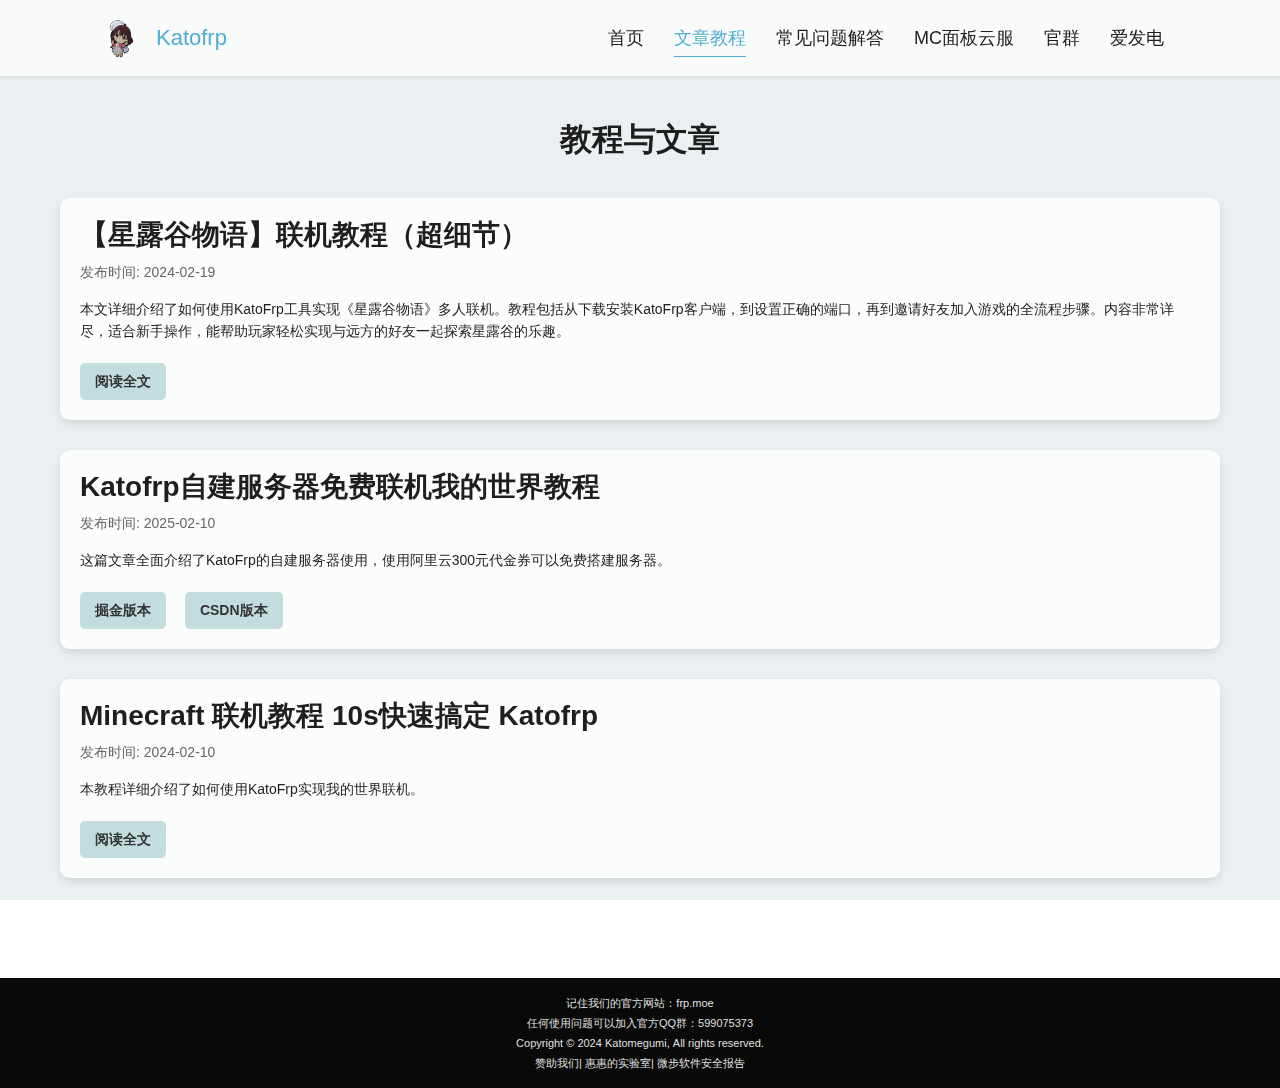
<file: articles.html>
<!DOCTYPE html>
<html>
  <head>
    <meta charset="utf-8" />
    <title>文章列表 - KatoFrp客户端</title>
    <meta name="keywords" content="我的世界联机,katofrp,katolan,我的世界局域网联机,frp,内网穿透,端口映射,反向代理应用,frp游戏联机" />
    <meta name="description" content="KatoFrp是一个快速简单的Frp游戏联机客户端，提供图形化操作界面的Frp连接客户端。" />
    <meta
      name="viewport"
      content="width=device-width,initial-scale=1,maximum-scale=1,user-scalable=no"
    />
    <meta name="theme-color" content="#ffffff" />
    <link
      rel="shortcut icon"
      type="image/x-icon"
      href="media/lo.png"
    />
    <link
      rel="apple-touch-icon"
      type="image/x-icon"
      href="media/lo.png"
    />
  
    <link href="https://cdn.bootcdn.net/ajax/libs/twitter-bootstrap/4.3.1/css/bootstrap.min.css" rel="stylesheet">
    <link rel="stylesheet" href="css/index.css" />
    <style>
      .article-list {
        padding: 50px 0;
      }
      
      .article-container {
        width: 100%;
        max-width: 1200px;
        margin: 0 auto;
        padding: 20px;
      }
      
      .article-title {
        font-weight: 700;
        text-align: center;
        margin-bottom: 40px;
      }
      
      .article-card {
        background-color: rgba(255, 255, 255, 0.8);
        border-radius: 10px;
        padding: 20px;
        margin-bottom: 30px;
        box-shadow: 0 4px 8px rgba(0, 0, 0, 0.1);
        transition: all 0.3s ease;
      }
      
      .article-card:hover {
        transform: translateY(-5px);
        box-shadow: 0 8px 16px rgba(0, 0, 0, 0.15);
      }
      
      .article-header h3 {
        font-weight: 600;
        margin-bottom: 10px;
      }
      
      .article-meta {
        color: #666;
        font-size: 14px;
        margin-bottom: 15px;
      }
      
      .article-summary {
        margin-bottom: 20px;
        line-height: 1.6;
      }
      
      .article-links a {
        display: inline-block;
        margin-right: 15px;
        padding: 8px 15px;
        background-color: #c3ddde;
        color: #333;
        border-radius: 5px;
        text-decoration: none;
        font-weight: 600;
        transition: all 0.2s;
      }
      
      .article-links a:hover {
        background-color: #97c6c8;
      }
    </style>
  </head>
  <body>
    <div id="wallpaper"></div>
    <div class="top">
      <div class="top">
        <div class="container">
          <nav class="navbar navbar-expand-lg navbar-light">
            <a class="navbar-brand" href="/"
              ><div class="logo">Katofrp</div></a
            >
            <button
              class="navbar-toggler"
              type="button"
              data-toggle="collapse"
              data-target="#navbarNavDropdown"
              aria-controls="navbarNavDropdown"
              aria-expanded="false"
              aria-label="Toggle navigation"
            >
              <span class="navbar-toggler-icon"></span>
            </button>
            <div class="collapse navbar-collapse" id="navbarNavDropdown">
              <ul class="navbar-nav ml-auto">
                <li class="navber-item" data-path="/frp/">
                  <a href="/">首页</a>
                </li>
                <li class="navber-item active" data-path="/frp/articles/">
                  <a href="articles.html">文章教程</a>
                </li>
                <li class="navber-item" data-path="/frp/manual/">
                  <a href="https://flowus.cn/kato/share/4c103005-111b-4e5c-ad90-2ac254eb50d0
Katofrp使用帮助">常见问题解答</a>
                </li>
                <li class="navber-item" data-path="/frp/manual/">
                  <a href="https://cloud.tanggaoyun.cn/aff/YNYAOMNZ">MC面板云服</a>
                </li>
                
                <li class="navber-item" data-path="/frp/history/">
                  <a href="https://qm.qq.com/q/AGIm3K3ziK">官群</a>
                </li>
                <li class="navber-item">
                  <a href="https://afdian.com/a/seeyouagain" target="_blank">爱发电</a>
                </li>
              </ul>
            </div>
          </nav>
        </div>
        <script>
          $(function () {
            $('nav\x20li')['each'](function (_0x3f46fc, _0x4bd663) {
              if (
                $(_0x4bd663)['data']('path') === window['location']['pathname']
              ) {
                $(_0x4bd663)['addClass']('active')
              } else {
                $(_0x4bd663)['removeClass']('active')
              }
            })
          })
        </script>
      </div>
    </div>

    <div class="article-list" style="margin-top: 50px;">
      <div class="article-container">
        <h2 class="article-title">教程与文章</h2>
        
        <!-- 第一篇文章 -->
        <div class="article-card">
          <div class="article-header">
            <h3>【星露谷物语】联机教程（超细节）</h3>
          </div>
          <div class="article-meta">
            <span>发布时间: 2024-02-19</span>
          </div>
          <div class="article-summary">
            <p>本文详细介绍了如何使用KatoFrp工具实现《星露谷物语》多人联机。教程包括从下载安装KatoFrp客户端，到设置正确的端口，再到邀请好友加入游戏的全流程步骤。内容非常详尽，适合新手操作，能帮助玩家轻松实现与远方的好友一起探索星露谷的乐趣。</p>
          </div>
          <div class="article-links">
            <a href="https://blog.csdn.net/2301_77977115/article/details/136234132" target="_blank">阅读全文</a>
          </div>
        </div>
        
        <!-- 第二篇文章 -->
        <div class="article-card">
          <div class="article-header">
            <h3>Katofrp自建服务器免费联机我的世界教程</h3>
          </div>
          <div class="article-meta">
            <span>发布时间: 2025-02-10</span>
          </div>
          <div class="article-summary">
            <p>这篇文章全面介绍了KatoFrp的自建服务器使用，使用阿里云300元代金券可以免费搭建服务器。</p>
          </div>
          <div class="article-links">
            <a href="https://juejin.cn/post/7475999357444587530" target="_blank">掘金版本</a>
            <a href="https://blog.csdn.net/2301_77977115/article/details/145752062?spm=1001.2014.3001.5502" target="_blank">CSDN版本</a>
          </div>
        </div>
        <!-- 第三篇文章 -->
        <div class="article-card">
          <div class="article-header">
            <h3>Minecraft 联机教程 10s快速搞定 Katofrp</h3>
          </div>
          <div class="article-meta">
            <span>发布时间: 2024-02-10</span>
          </div>
          <div class="article-summary">
            <p>本教程详细介绍了如何使用KatoFrp实现我的世界联机。</p>
          </div>
          <div class="article-links">
            <a href="https://blog.csdn.net/2301_77977115/article/details/136124539?spm=1001.2014.3001.5502" target="_blank">阅读全文</a>
          </div>
        </div>
         
      </div>
    </div>

    <footer>
      <div class="copyright" style="text-align: center;">
        <p>
          记住我们的官方网站：<a href="https://www.frp.moe" target="_blank">frp.moe</a> <br/>
            任何使用问题可以加入<a href="https://qm.qq.com/q/jhzFDyBPz4" target="_blank">官方QQ群</a>：599075373 <br />
          Copyright&nbsp;©&nbsp;2024&nbsp;<a
            href="https://www.katomegumi.net/"
            target="_blank"
            >Katomegumi</a
          >,&nbsp;All&nbsp;rights&nbsp;reserved.<br />
            <a href="https://afdian.com/a/seeyouagain" target="_blank">赞助我们</a>|
            <a href="https://www.katomegumi.net" target="_blank">惠惠的实验室</a>|
          <a href="https://s.threatbook.com/report/file/07afe4373e3fda3ee1dd103e693a9e48eb18f257d96c738b3371d3a39ebb2d2f" target="_blank">微步软件安全报告</a>
        </p>
      </div>
    </footer>
    <script src="https://cdn.bootcdn.net/ajax/libs/jquery/3.4.1/jquery.min.js"></script>
    <script src="https://cdn.bootcdn.net/ajax/libs/twitter-bootstrap/4.3.1/js/bootstrap.min.js"></script>
    <!-- <script type="text/javascript" src="js/main.js"></script> -->
  </body>
</html>
</file>
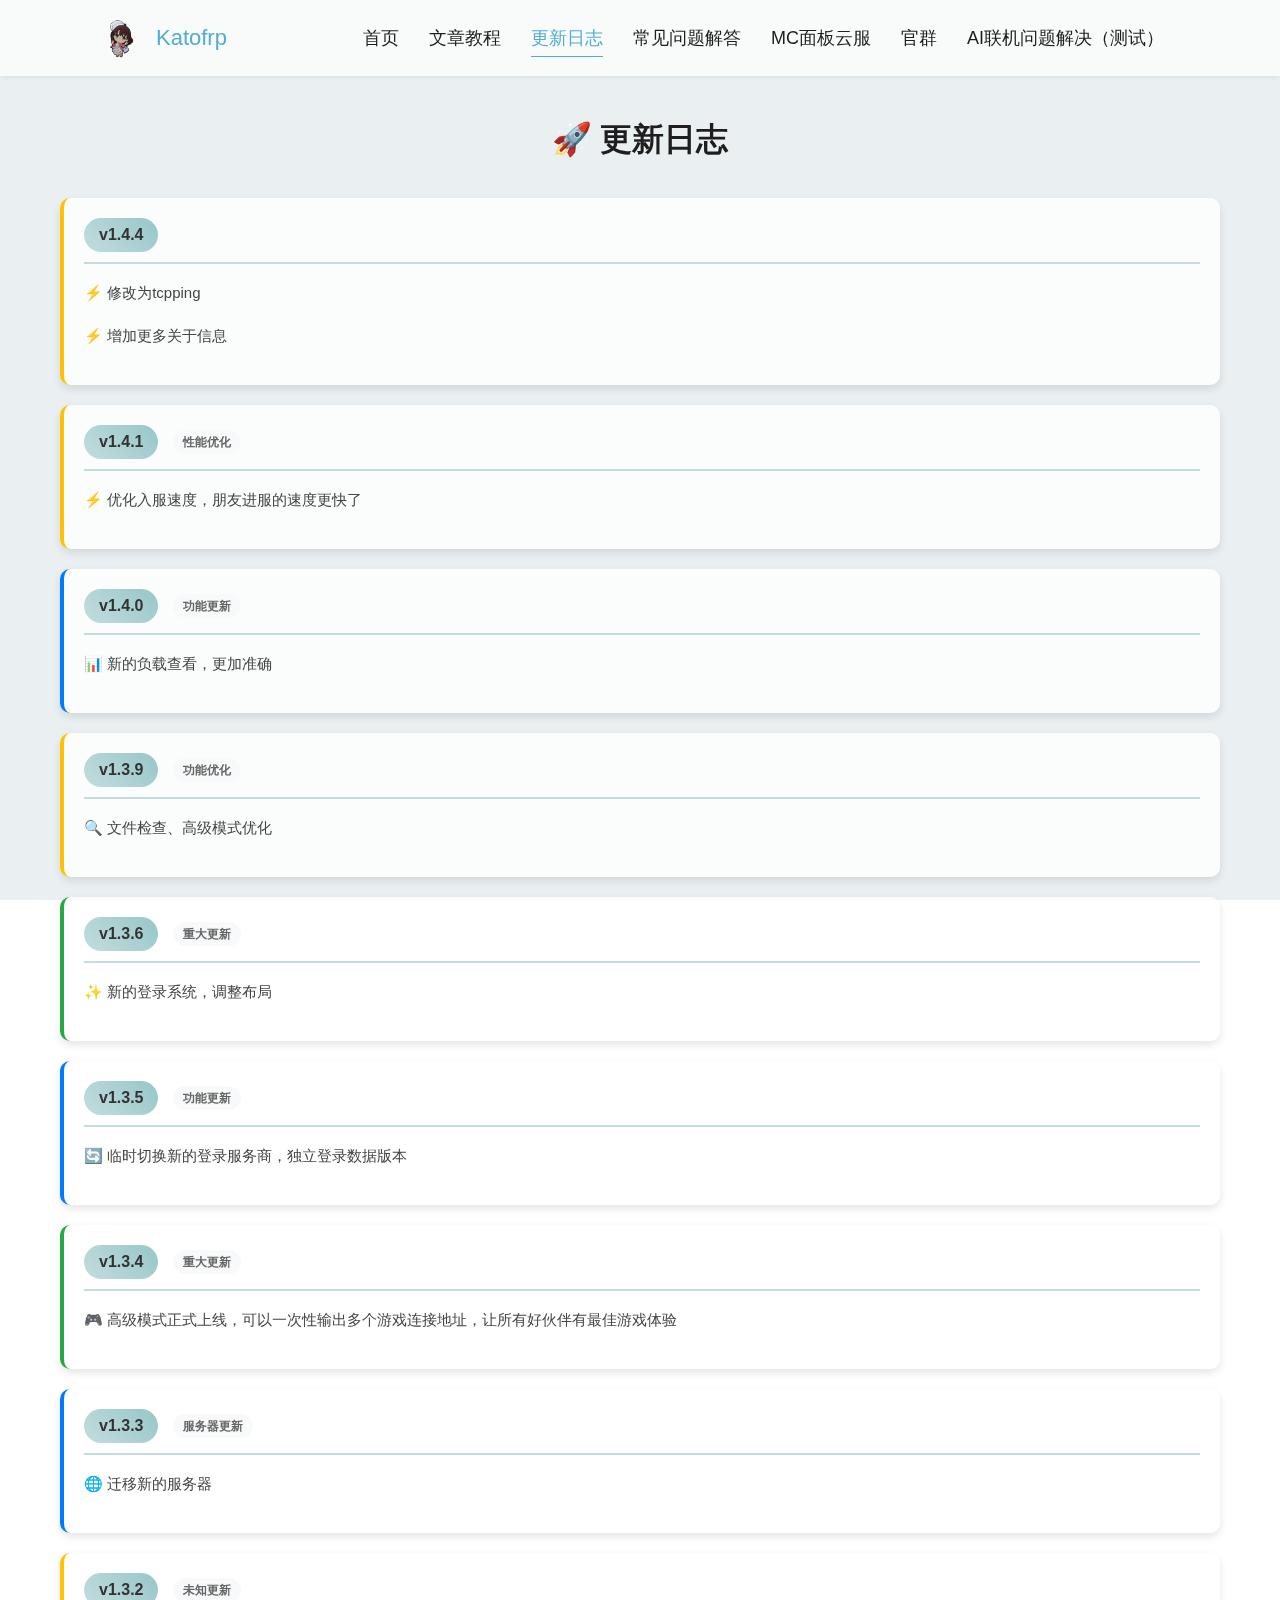
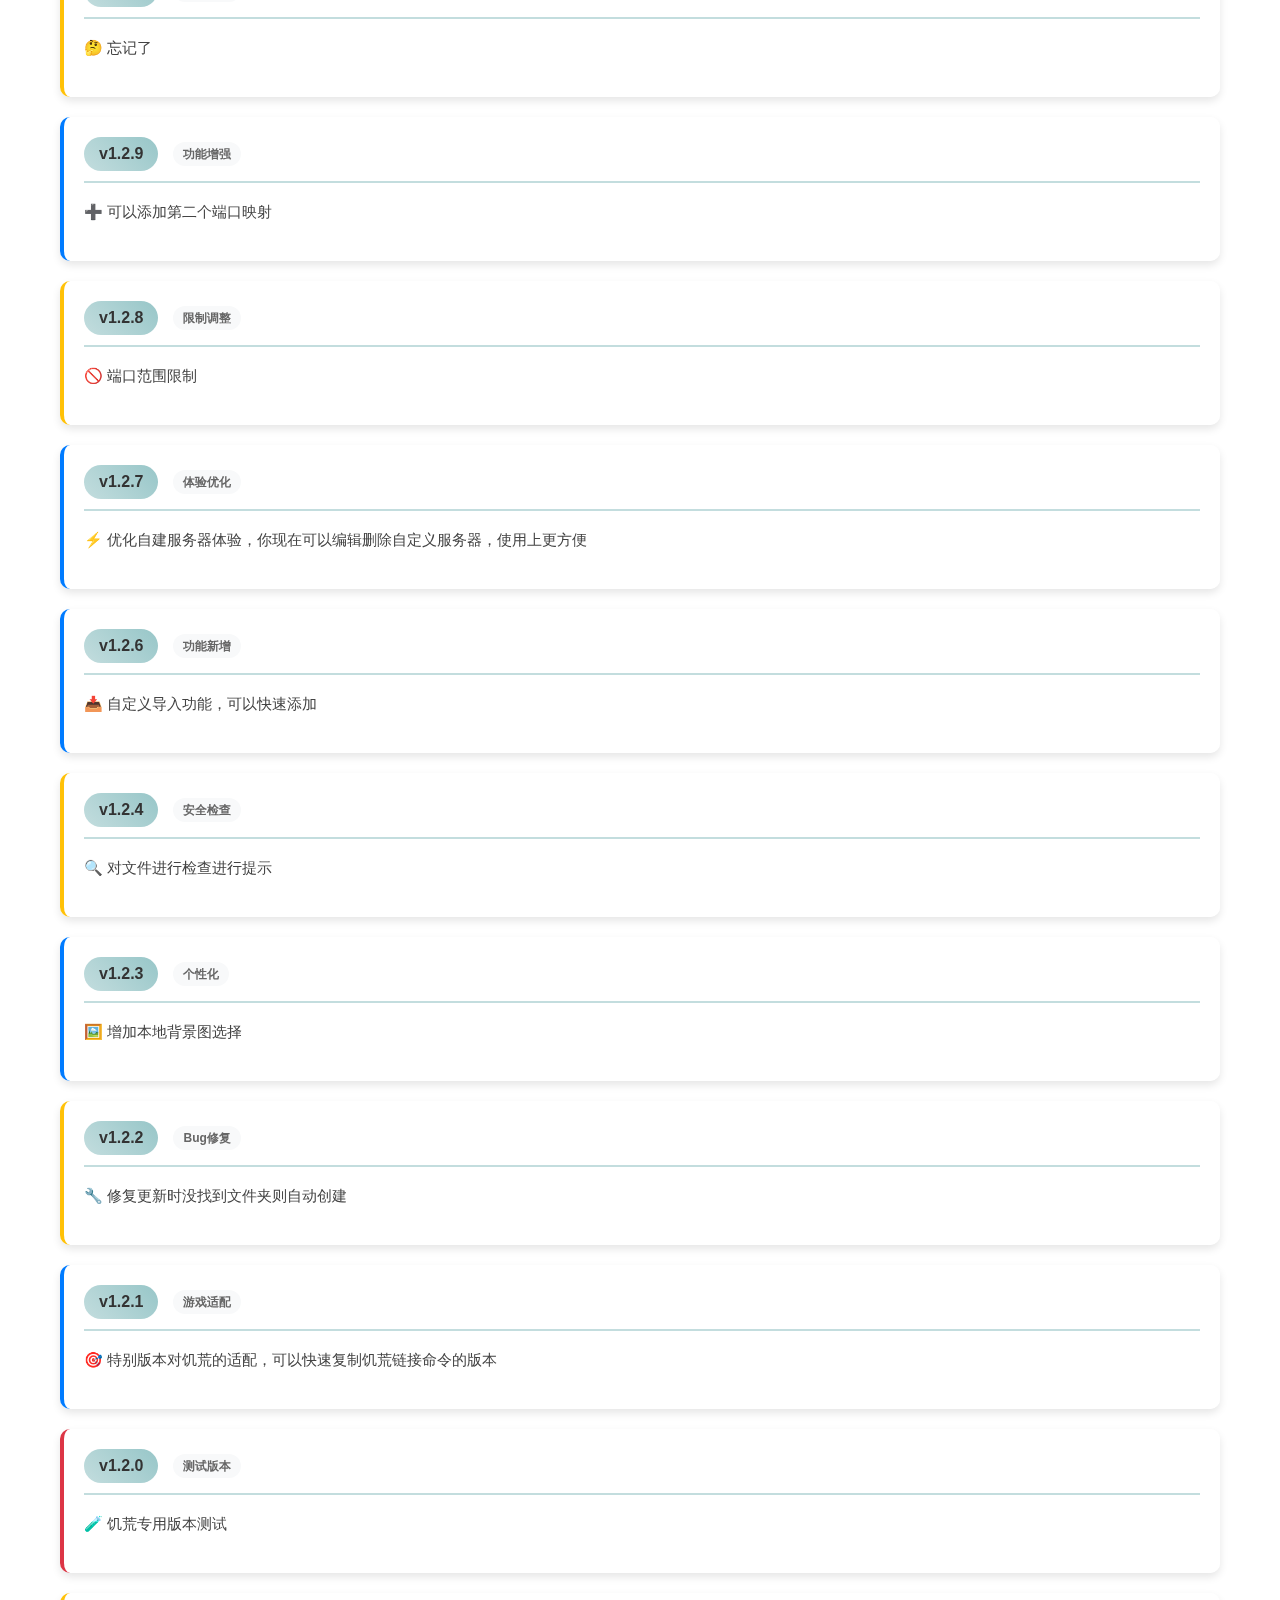
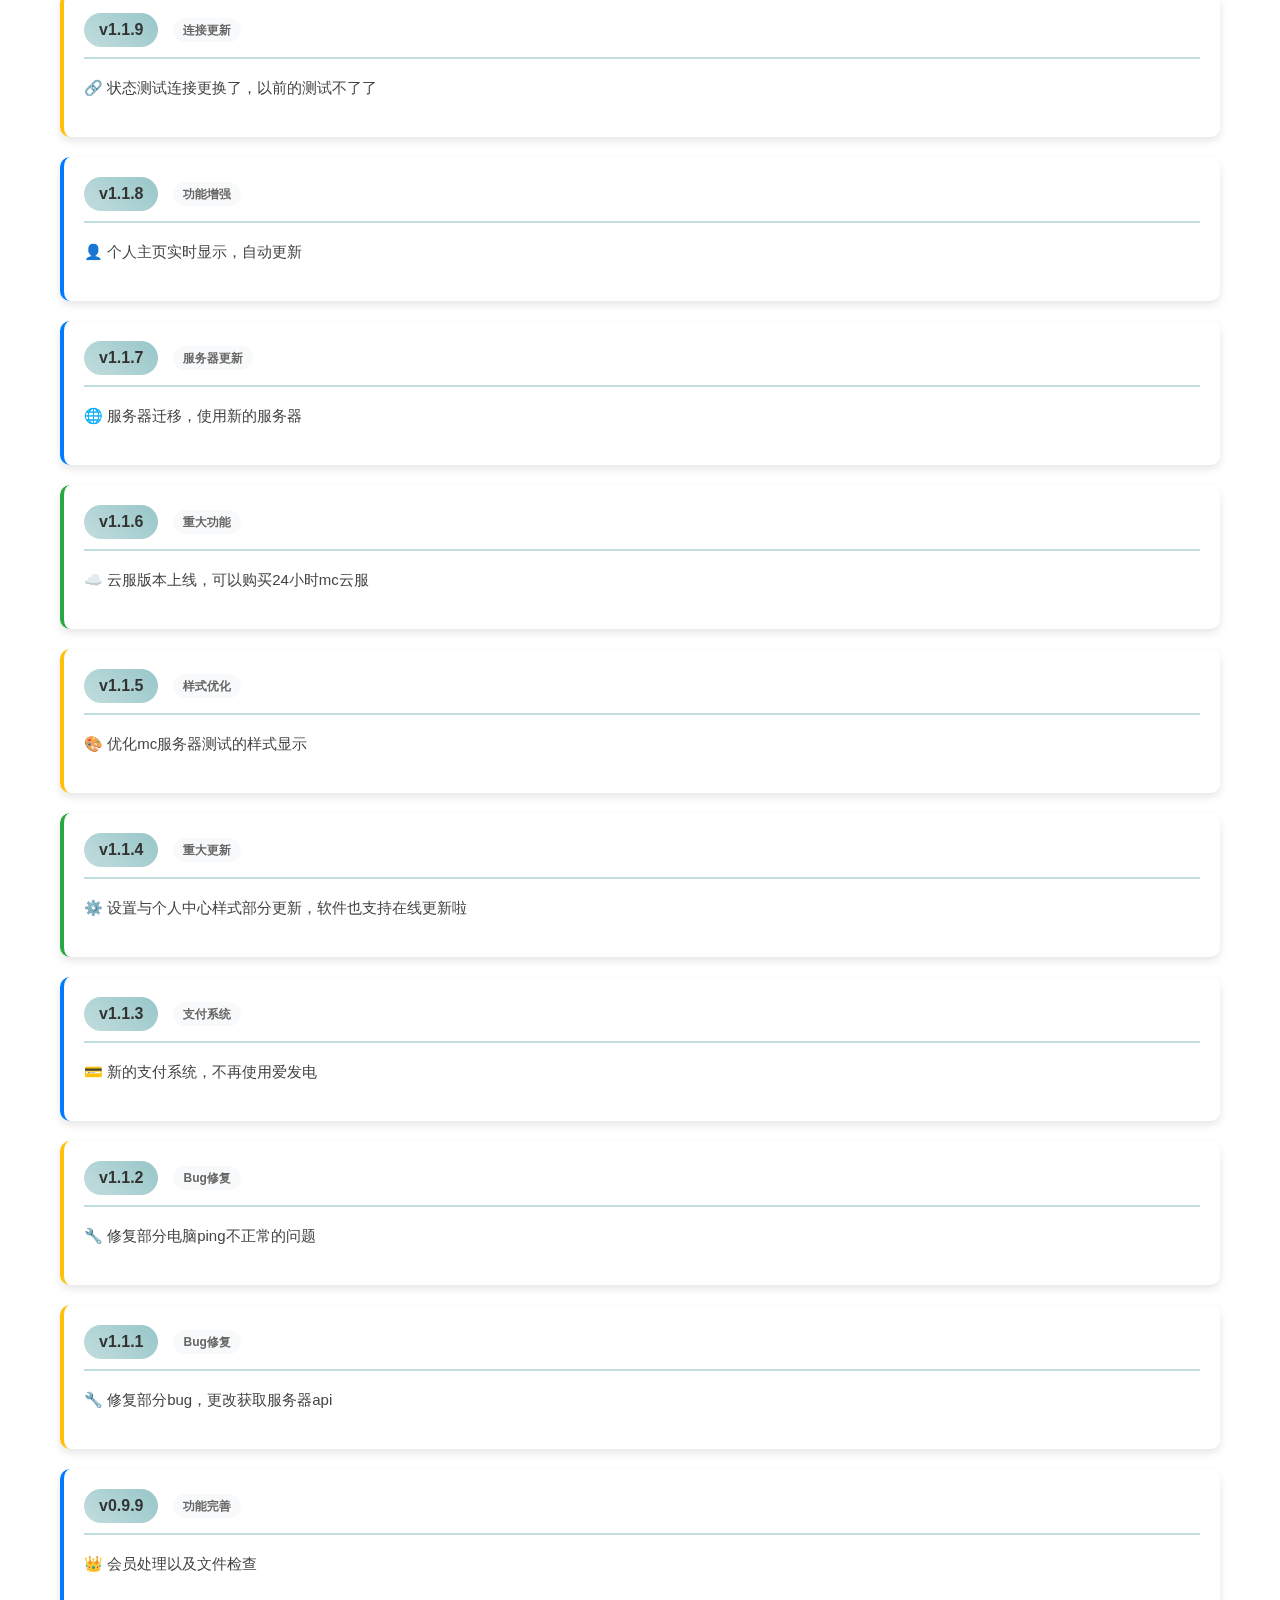
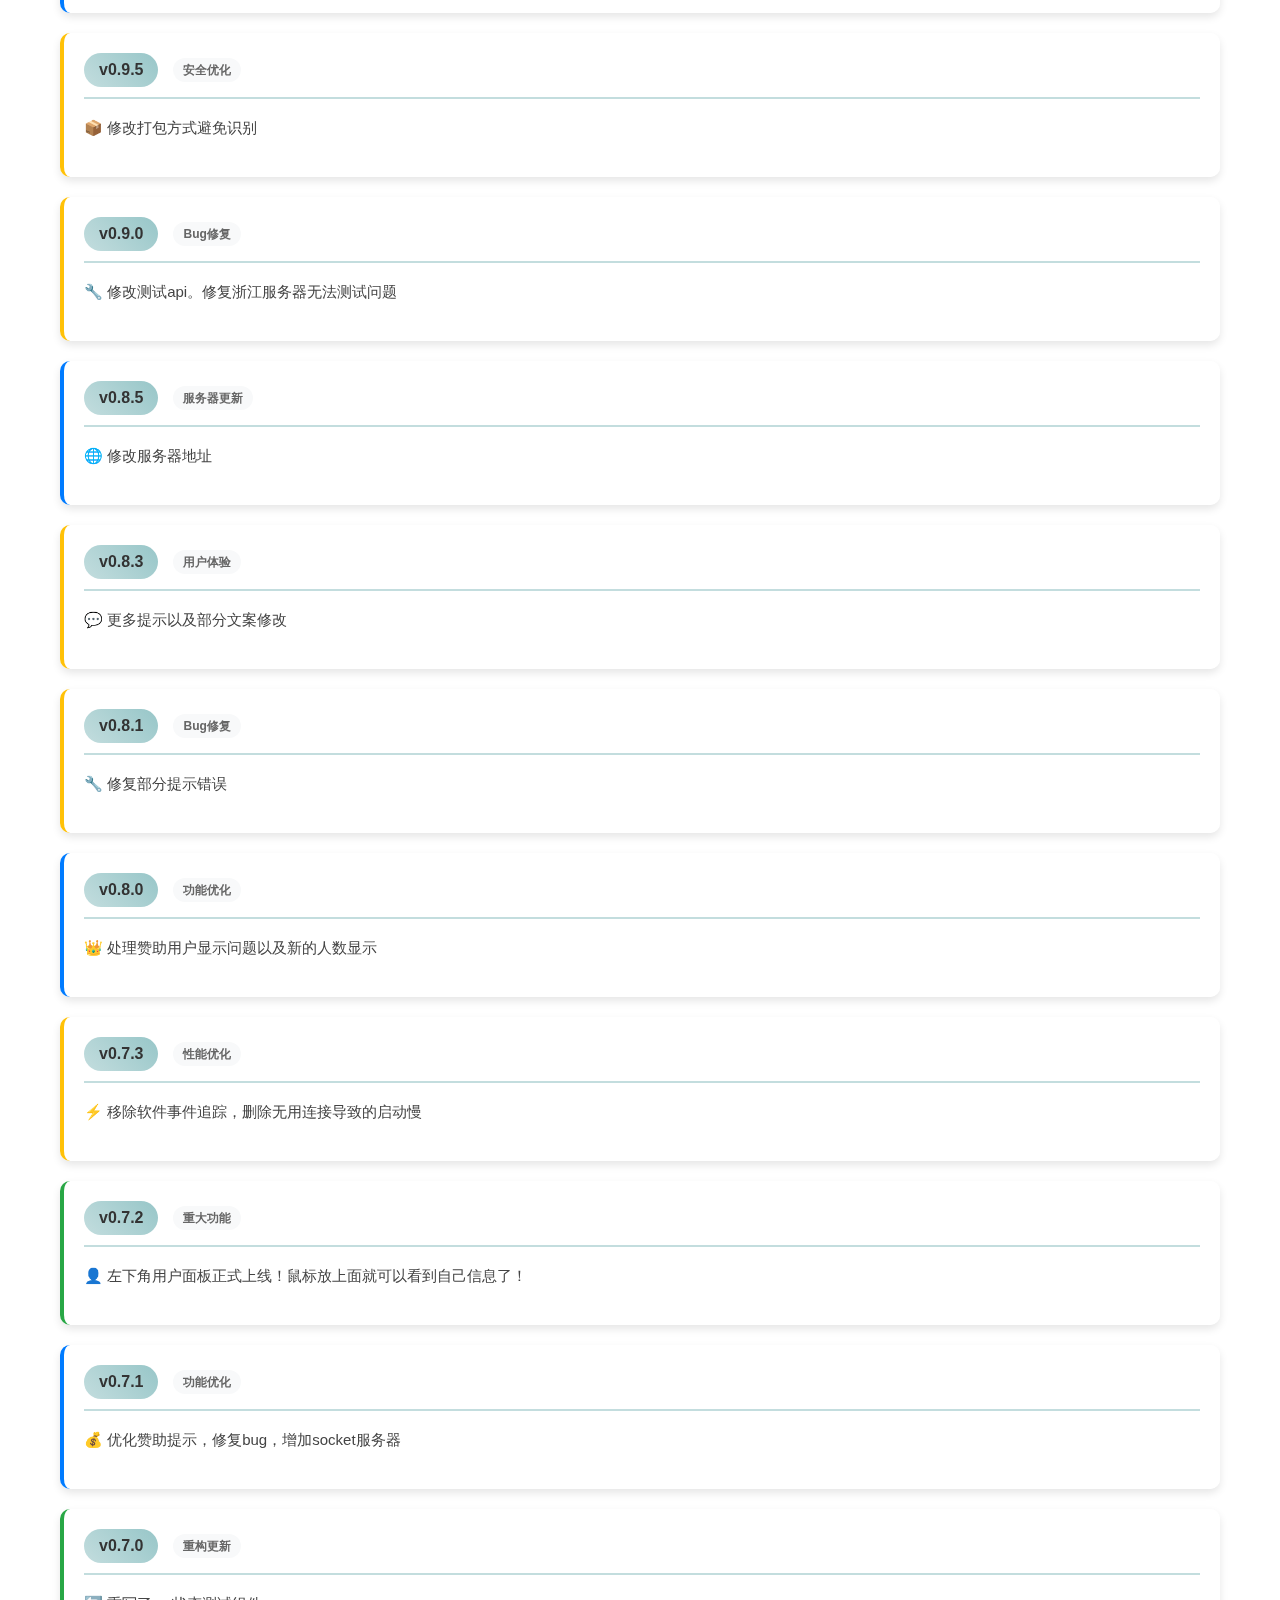
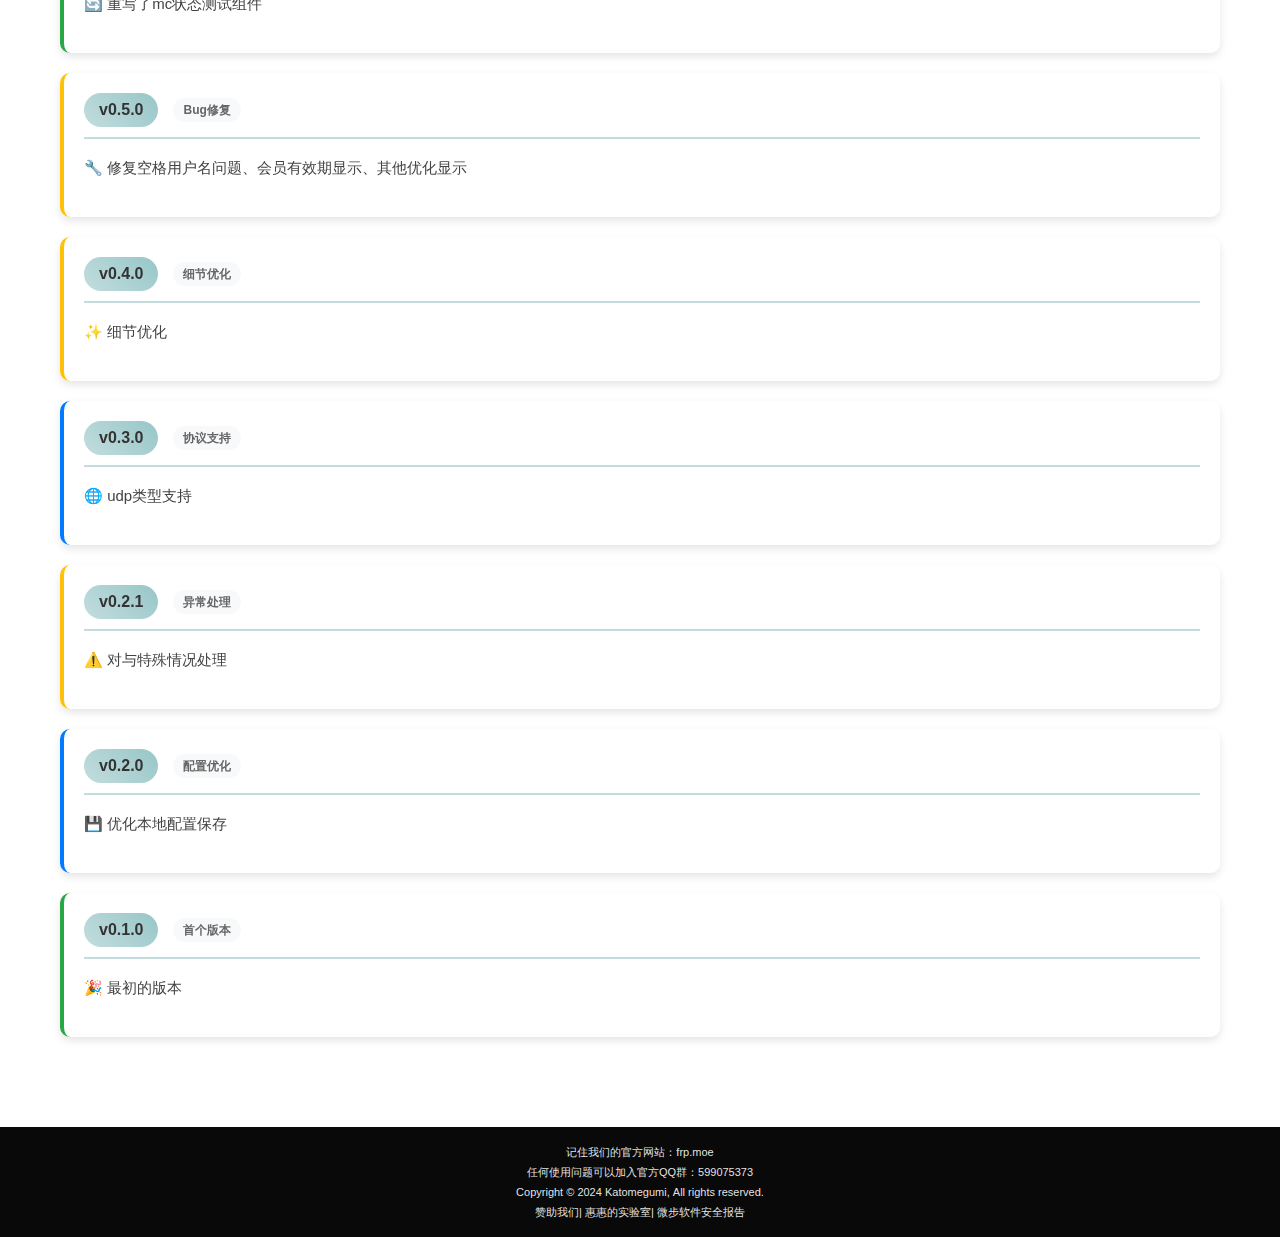
<file: changelog.html>
<!DOCTYPE html>
<html>
  <head>
    <meta charset="utf-8" />
    <title>更新日志 - KatoFrp客户端</title>
    <meta name="keywords" content="我的世界联机,katofrp,katolan,我的世界局域网联机,frp,内网穿透,端口映射,反向代理应用,frp游戏联机" />
    <meta name="description" content="KatoFrp是一个快速简单的Frp游戏联机客户端，提供图形化操作界面的Frp连接客户端。" />
    <meta
      name="viewport"
      content="width=device-width,initial-scale=1,maximum-scale=1,user-scalable=no"
    />
    <meta name="theme-color" content="#ffffff" />
    <link
      rel="shortcut icon"
      type="image/x-icon"
      href="media/lo.png"
    />
    <link
      rel="apple-touch-icon"
      type="image/x-icon"
      href="media/lo.png"
    />
  
    <link href="https://cdn.bootcdn.net/ajax/libs/twitter-bootstrap/4.3.1/css/bootstrap.min.css" rel="stylesheet">
    <link rel="stylesheet" href="css/index.css" />
    <style>
      .changelog-list {
        padding: 50px 0;
      }
      
      .changelog-container {
        width: 100%;
        max-width: 1200px;
        margin: 0 auto;
        padding: 20px;
      }
      
      .changelog-title {
        font-weight: 700;
        text-align: center;
        margin-bottom: 40px;
      }
      
      .version-card {
        background-color: rgba(255, 255, 255, 0.8);
        border-radius: 10px;
        padding: 20px;
        margin-bottom: 20px;
        box-shadow: 0 4px 8px rgba(0, 0, 0, 0.1);
        transition: all 0.3s ease;
      }
      
      .version-card:hover {
        transform: translateY(-3px);
        box-shadow: 0 6px 12px rgba(0, 0, 0, 0.15);
      }
      
      .version-header {
        display: flex;
        align-items: center;
        margin-bottom: 15px;
        padding-bottom: 10px;
        border-bottom: 2px solid #c3ddde;
      }
      
      .version-number {
        background: linear-gradient(45deg, #c3ddde, #97c6c8);
        color: #333;
        padding: 5px 15px;
        border-radius: 20px;
        font-weight: 700;
        font-size: 16px;
        margin-right: 15px;
      }
      
      .version-type {
        background-color: #f8f9fa;
        color: #666;
        padding: 3px 10px;
        border-radius: 15px;
        font-size: 12px;
        font-weight: 600;
      }
      
      .version-content {
        line-height: 1.8;
        color: #444;
        font-size: 15px;
      }
      
      .major-version {
        border-left: 4px solid #28a745;
      }
      
      .minor-version {
        border-left: 4px solid #007bff;
      }
      
      .patch-version {
        border-left: 4px solid #ffc107;
      }
      
      .beta-version {
        border-left: 4px solid #dc3545;
      }
    </style>
  </head>
  <body>
    <div id="wallpaper"></div>
    <div class="top">
      <div class="top">
        <div class="container">
          <nav class="navbar navbar-expand-lg navbar-light">
            <a class="navbar-brand" href="/"
              ><div class="logo">Katofrp</div></a
            >
            <button
              class="navbar-toggler"
              type="button"
              data-toggle="collapse"
              data-target="#navbarNavDropdown"
              aria-controls="navbarNavDropdown"
              aria-expanded="false"
              aria-label="Toggle navigation"
            >
              <span class="navbar-toggler-icon"></span>
            </button>
            <div class="collapse navbar-collapse" id="navbarNavDropdown">
              <ul class="navbar-nav ml-auto">
                <li class="navber-item" data-path="/frp/">
                  <a href="/">首页</a>
                </li>
                <li class="navber-item" data-path="/frp/articles/">
                  <a href="articles.html">文章教程</a>
                </li>
                <li class="navber-item active" data-path="/frp/changelog/">
                  <a href="changelog.html">更新日志</a>
                </li>
                <li class="navber-item" data-path="/frp/manual/">
                  <a href="https://flowus.cn/kato/share/4c103005-111b-4e5c-ad90-2ac254eb50d0">常见问题解答</a>
                </li>
                <li class="navber-item" data-path="/frp/manual/">
                  <a href="https://cloud.tanggaoyun.cn/aff/YNYAOMNZ">MC面板云服</a>
                </li>
                
                <li class="navber-item" data-path="/frp/history/">
                  <a href="https://qm.qq.com/q/AGIm3K3ziK">官群</a>
                </li>
                <li class="navber-item">
                  <a href="https://www.coze.cn/store/agent/7540617672967422004?bot_id=true&bid=6ha49se8g700r" target="_blank">AI联机问题解决（测试）</a>
                </li>
              </ul>
            </div>
          </nav>
        </div>
        <script>
          $(function () {
            $('nav\x20li')['each'](function (_0x3f46fc, _0x4bd663) {
              if (
                $(_0x4bd663)['data']('path') === window['location']['pathname']
              ) {
                $(_0x4bd663)['addClass']('active')
              } else {
                $(_0x4bd663)['removeClass']('active')
              }
            })
          })
        </script>
      </div>
    </div>

    <div class="changelog-list" style="margin-top: 50px;">
      <div class="changelog-container">
        <h2 class="changelog-title">🚀 更新日志</h2>
       <!-- 版本 1.4.4 -->
        <div class="version-card patch-version">
          <div class="version-header">
            <span class="version-number">v1.4.4</span>
            <!-- <span class="version-type">性能优化</span> -->
          </div>
          <div class="version-content">
            <p>⚡ 修改为tcpping</p>
            <p>⚡ 增加更多关于信息</p>
          </div>
        </div> 
        <!-- 版本 1.4.1 -->
        <div class="version-card patch-version">
          <div class="version-header">
            <span class="version-number">v1.4.1</span>
            <span class="version-type">性能优化</span>
          </div>
          <div class="version-content">
            <p>⚡ 优化入服速度，朋友进服的速度更快了</p>
          </div>
        </div>
        
        <!-- 版本 1.4.0 -->
        <div class="version-card minor-version">
          <div class="version-header">
            <span class="version-number">v1.4.0</span>
            <span class="version-type">功能更新</span>
          </div>
          <div class="version-content">
            <p>📊 新的负载查看，更加准确</p>
          </div>
        </div>
        
        <!-- 版本 1.3.9 -->
        <div class="version-card patch-version">
          <div class="version-header">
            <span class="version-number">v1.3.9</span>
            <span class="version-type">功能优化</span>
          </div>
          <div class="version-content">
            <p>🔍 文件检查、高级模式优化</p>
          </div>
        </div>
        
        <!-- 版本 1.3.6 -->
        <div class="version-card major-version">
          <div class="version-header">
            <span class="version-number">v1.3.6</span>
            <span class="version-type">重大更新</span>
          </div>
          <div class="version-content">
            <p>✨ 新的登录系统，调整布局</p>
          </div>
        </div>
        
        <!-- 版本 1.3.5 -->
        <div class="version-card minor-version">
          <div class="version-header">
            <span class="version-number">v1.3.5</span>
            <span class="version-type">功能更新</span>
          </div>
          <div class="version-content">
            <p>🔄 临时切换新的登录服务商，独立登录数据版本</p>
          </div>
        </div>
        
        <!-- 版本 1.3.4 -->
        <div class="version-card major-version">
          <div class="version-header">
            <span class="version-number">v1.3.4</span>
            <span class="version-type">重大更新</span>
          </div>
          <div class="version-content">
            <p>🎮 高级模式正式上线，可以一次性输出多个游戏连接地址，让所有好伙伴有最佳游戏体验</p>
          </div>
        </div>
        
        <!-- 版本 1.3.3 -->
        <div class="version-card minor-version">
          <div class="version-header">
            <span class="version-number">v1.3.3</span>
            <span class="version-type">服务器更新</span>
          </div>
          <div class="version-content">
            <p>🌐 迁移新的服务器</p>
          </div>
        </div>
        
        <!-- 版本 1.3.2 -->
        <div class="version-card patch-version">
          <div class="version-header">
            <span class="version-number">v1.3.2</span>
            <span class="version-type">未知更新</span>
          </div>
          <div class="version-content">
            <p>🤔 忘记了</p>
          </div>
        </div>
        
        <!-- 版本 1.2.9 -->
        <div class="version-card minor-version">
          <div class="version-header">
            <span class="version-number">v1.2.9</span>
            <span class="version-type">功能增强</span>
          </div>
          <div class="version-content">
            <p>➕ 可以添加第二个端口映射</p>
          </div>
        </div>
        
        <!-- 版本 1.2.8 -->
        <div class="version-card patch-version">
          <div class="version-header">
            <span class="version-number">v1.2.8</span>
            <span class="version-type">限制调整</span>
          </div>
          <div class="version-content">
            <p>🚫 端口范围限制</p>
          </div>
        </div>
        
        <!-- 版本 1.2.7 -->
        <div class="version-card minor-version">
          <div class="version-header">
            <span class="version-number">v1.2.7</span>
            <span class="version-type">体验优化</span>
          </div>
          <div class="version-content">
            <p>⚡ 优化自建服务器体验，你现在可以编辑删除自定义服务器，使用上更方便</p>
          </div>
        </div>
        
        <!-- 版本 1.2.6 -->
        <div class="version-card minor-version">
          <div class="version-header">
            <span class="version-number">v1.2.6</span>
            <span class="version-type">功能新增</span>
          </div>
          <div class="version-content">
            <p>📥 自定义导入功能，可以快速添加</p>
          </div>
        </div>
        
        <!-- 版本 1.2.4 -->
        <div class="version-card patch-version">
          <div class="version-header">
            <span class="version-number">v1.2.4</span>
            <span class="version-type">安全检查</span>
          </div>
          <div class="version-content">
            <p>🔍 对文件进行检查进行提示</p>
          </div>
        </div>
        
        <!-- 版本 1.2.3 -->
        <div class="version-card minor-version">
          <div class="version-header">
            <span class="version-number">v1.2.3</span>
            <span class="version-type">个性化</span>
          </div>
          <div class="version-content">
            <p>🖼️ 增加本地背景图选择</p>
          </div>
        </div>
        
        <!-- 版本 1.2.2 -->
        <div class="version-card patch-version">
          <div class="version-header">
            <span class="version-number">v1.2.2</span>
            <span class="version-type">Bug修复</span>
          </div>
          <div class="version-content">
            <p>🔧 修复更新时没找到文件夹则自动创建</p>
          </div>
        </div>
        
        <!-- 版本 1.2.1 -->
        <div class="version-card minor-version">
          <div class="version-header">
            <span class="version-number">v1.2.1</span>
            <span class="version-type">游戏适配</span>
          </div>
          <div class="version-content">
            <p>🎯 特别版本对饥荒的适配，可以快速复制饥荒链接命令的版本</p>
          </div>
        </div>
        
        <!-- 版本 1.2.0 -->
        <div class="version-card beta-version">
          <div class="version-header">
            <span class="version-number">v1.2.0</span>
            <span class="version-type">测试版本</span>
          </div>
          <div class="version-content">
            <p>🧪 饥荒专用版本测试</p>
          </div>
        </div>
        
        <!-- 版本 1.1.9 -->
        <div class="version-card patch-version">
          <div class="version-header">
            <span class="version-number">v1.1.9</span>
            <span class="version-type">连接更新</span>
          </div>
          <div class="version-content">
            <p>🔗 状态测试连接更换了，以前的测试不了了</p>
          </div>
        </div>
        
        <!-- 版本 1.1.8 -->
        <div class="version-card minor-version">
          <div class="version-header">
            <span class="version-number">v1.1.8</span>
            <span class="version-type">功能增强</span>
          </div>
          <div class="version-content">
            <p>👤 个人主页实时显示，自动更新</p>
          </div>
        </div>
        
        <!-- 版本 1.1.7 -->
        <div class="version-card minor-version">
          <div class="version-header">
            <span class="version-number">v1.1.7</span>
            <span class="version-type">服务器更新</span>
          </div>
          <div class="version-content">
            <p>🌐 服务器迁移，使用新的服务器</p>
          </div>
        </div>
        
        <!-- 版本 1.1.6 -->
        <div class="version-card major-version">
          <div class="version-header">
            <span class="version-number">v1.1.6</span>
            <span class="version-type">重大功能</span>
          </div>
          <div class="version-content">
            <p>☁️ 云服版本上线，可以购买24小时mc云服</p>
          </div>
        </div>
        
        <!-- 版本 1.1.5 -->
        <div class="version-card patch-version">
          <div class="version-header">
            <span class="version-number">v1.1.5</span>
            <span class="version-type">样式优化</span>
          </div>
          <div class="version-content">
            <p>🎨 优化mc服务器测试的样式显示</p>
          </div>
        </div>
        
        <!-- 版本 1.1.4 -->
        <div class="version-card major-version">
          <div class="version-header">
            <span class="version-number">v1.1.4</span>
            <span class="version-type">重大更新</span>
          </div>
          <div class="version-content">
            <p>⚙️ 设置与个人中心样式部分更新，软件也支持在线更新啦</p>
          </div>
        </div>
        
        <!-- 版本 1.1.3 -->
        <div class="version-card minor-version">
          <div class="version-header">
            <span class="version-number">v1.1.3</span>
            <span class="version-type">支付系统</span>
          </div>
          <div class="version-content">
            <p>💳 新的支付系统，不再使用爱发电</p>
          </div>
        </div>
        
        <!-- 版本 1.1.2 -->
        <div class="version-card patch-version">
          <div class="version-header">
            <span class="version-number">v1.1.2</span>
            <span class="version-type">Bug修复</span>
          </div>
          <div class="version-content">
            <p>🔧 修复部分电脑ping不正常的问题</p>
          </div>
        </div>
        
        <!-- 版本 1.1.1 -->
        <div class="version-card patch-version">
          <div class="version-header">
            <span class="version-number">v1.1.1</span>
            <span class="version-type">Bug修复</span>
          </div>
          <div class="version-content">
            <p>🔧 修复部分bug，更改获取服务器api</p>
          </div>
        </div>
        
        <!-- 版本 0.9.9 -->
        <div class="version-card minor-version">
          <div class="version-header">
            <span class="version-number">v0.9.9</span>
            <span class="version-type">功能完善</span>
          </div>
          <div class="version-content">
            <p>👑 会员处理以及文件检查</p>
          </div>
        </div>
        
        <!-- 版本 0.9.5 -->
        <div class="version-card patch-version">
          <div class="version-header">
            <span class="version-number">v0.9.5</span>
            <span class="version-type">安全优化</span>
          </div>
          <div class="version-content">
            <p>📦 修改打包方式避免识别</p>
          </div>
        </div>
        
        <!-- 版本 0.9.0 -->
        <div class="version-card patch-version">
          <div class="version-header">
            <span class="version-number">v0.9.0</span>
            <span class="version-type">Bug修复</span>
          </div>
          <div class="version-content">
            <p>🔧 修改测试api。修复浙江服务器无法测试问题</p>
          </div>
        </div>
        
        <!-- 版本 0.8.5 -->
        <div class="version-card minor-version">
          <div class="version-header">
            <span class="version-number">v0.8.5</span>
            <span class="version-type">服务器更新</span>
          </div>
          <div class="version-content">
            <p>🌐 修改服务器地址</p>
          </div>
        </div>
        
        <!-- 版本 0.8.3 -->
        <div class="version-card patch-version">
          <div class="version-header">
            <span class="version-number">v0.8.3</span>
            <span class="version-type">用户体验</span>
          </div>
          <div class="version-content">
            <p>💬 更多提示以及部分文案修改</p>
          </div>
        </div>
        
        <!-- 版本 0.8.1 -->
        <div class="version-card patch-version">
          <div class="version-header">
            <span class="version-number">v0.8.1</span>
            <span class="version-type">Bug修复</span>
          </div>
          <div class="version-content">
            <p>🔧 修复部分提示错误</p>
          </div>
        </div>
        
        <!-- 版本 0.8.0 -->
        <div class="version-card minor-version">
          <div class="version-header">
            <span class="version-number">v0.8.0</span>
            <span class="version-type">功能优化</span>
          </div>
          <div class="version-content">
            <p>👑 处理赞助用户显示问题以及新的人数显示</p>
          </div>
        </div>
        
        <!-- 版本 0.7.3 -->
        <div class="version-card patch-version">
          <div class="version-header">
            <span class="version-number">v0.7.3</span>
            <span class="version-type">性能优化</span>
          </div>
          <div class="version-content">
            <p>⚡ 移除软件事件追踪，删除无用连接导致的启动慢</p>
          </div>
        </div>
        
        <!-- 版本 0.7.2 -->
        <div class="version-card major-version">
          <div class="version-header">
            <span class="version-number">v0.7.2</span>
            <span class="version-type">重大功能</span>
          </div>
          <div class="version-content">
            <p>👤 左下角用户面板正式上线！鼠标放上面就可以看到自己信息了！</p>
          </div>
        </div>
        
        <!-- 版本 0.7.1 -->
        <div class="version-card minor-version">
          <div class="version-header">
            <span class="version-number">v0.7.1</span>
            <span class="version-type">功能优化</span>
          </div>
          <div class="version-content">
            <p>💰 优化赞助提示，修复bug，增加socket服务器</p>
          </div>
        </div>
        
        <!-- 版本 0.7.0 -->
        <div class="version-card major-version">
          <div class="version-header">
            <span class="version-number">v0.7.0</span>
            <span class="version-type">重构更新</span>
          </div>
          <div class="version-content">
            <p>🔄 重写了mc状态测试组件</p>
          </div>
        </div>
        
        <!-- 版本 0.5.0 -->
        <div class="version-card patch-version">
          <div class="version-header">
            <span class="version-number">v0.5.0</span>
            <span class="version-type">Bug修复</span>
          </div>
          <div class="version-content">
            <p>🔧 修复空格用户名问题、会员有效期显示、其他优化显示</p>
          </div>
        </div>
        
        <!-- 版本 0.4.0 -->
        <div class="version-card patch-version">
          <div class="version-header">
            <span class="version-number">v0.4.0</span>
            <span class="version-type">细节优化</span>
          </div>
          <div class="version-content">
            <p>✨ 细节优化</p>
          </div>
        </div>
        
        <!-- 版本 0.3.0 -->
        <div class="version-card minor-version">
          <div class="version-header">
            <span class="version-number">v0.3.0</span>
            <span class="version-type">协议支持</span>
          </div>
          <div class="version-content">
            <p>🌐 udp类型支持</p>
          </div>
        </div>
        
        <!-- 版本 0.2.1 -->
        <div class="version-card patch-version">
          <div class="version-header">
            <span class="version-number">v0.2.1</span>
            <span class="version-type">异常处理</span>
          </div>
          <div class="version-content">
            <p>⚠️ 对与特殊情况处理</p>
          </div>
        </div>
        
        <!-- 版本 0.2.0 -->
        <div class="version-card minor-version">
          <div class="version-header">
            <span class="version-number">v0.2.0</span>
            <span class="version-type">配置优化</span>
          </div>
          <div class="version-content">
            <p>💾 优化本地配置保存</p>
          </div>
        </div>
        
        <!-- 版本 0.1.0 -->
        <div class="version-card major-version">
          <div class="version-header">
            <span class="version-number">v0.1.0</span>
            <span class="version-type">首个版本</span>
          </div>
          <div class="version-content">
            <p>🎉 最初的版本</p>
          </div>
        </div>
        
      </div>
    </div>

    <footer>
      <div class="copyright" style="text-align: center;">
        <p>
          记住我们的官方网站：<a href="https://www.frp.moe" target="_blank">frp.moe</a> <br/>
            任何使用问题可以加入<a href="https://qm.qq.com/q/jhzFDyBPz4" target="_blank">官方QQ群</a>：599075373 <br />
          Copyright&nbsp;©&nbsp;2024&nbsp;<a
            href="https://www.katomegumi.net/"
            target="_blank"
            >Katomegumi</a
          >,&nbsp;All&nbsp;rights&nbsp;reserved.<br />
            <a href="https://afdian.com/a/seeyouagain" target="_blank">赞助我们</a>|
            <a href="https://www.katomegumi.net" target="_blank">惠惠的实验室</a>|
          <a href="https://s.threatbook.com/report/file/07afe4373e3fda3ee1dd103e693a9e48eb18f257d96c738b3371d3a39ebb2d2f" target="_blank">微步软件安全报告</a>
        </p>
      </div>
    </footer>
    <script src="https://cdn.bootcdn.net/ajax/libs/jquery/3.4.1/jquery.min.js"></script>
    <script src="https://cdn.bootcdn.net/ajax/libs/twitter-bootstrap/4.3.1/js/bootstrap.min.js"></script>
  </body>
</html>
</file>
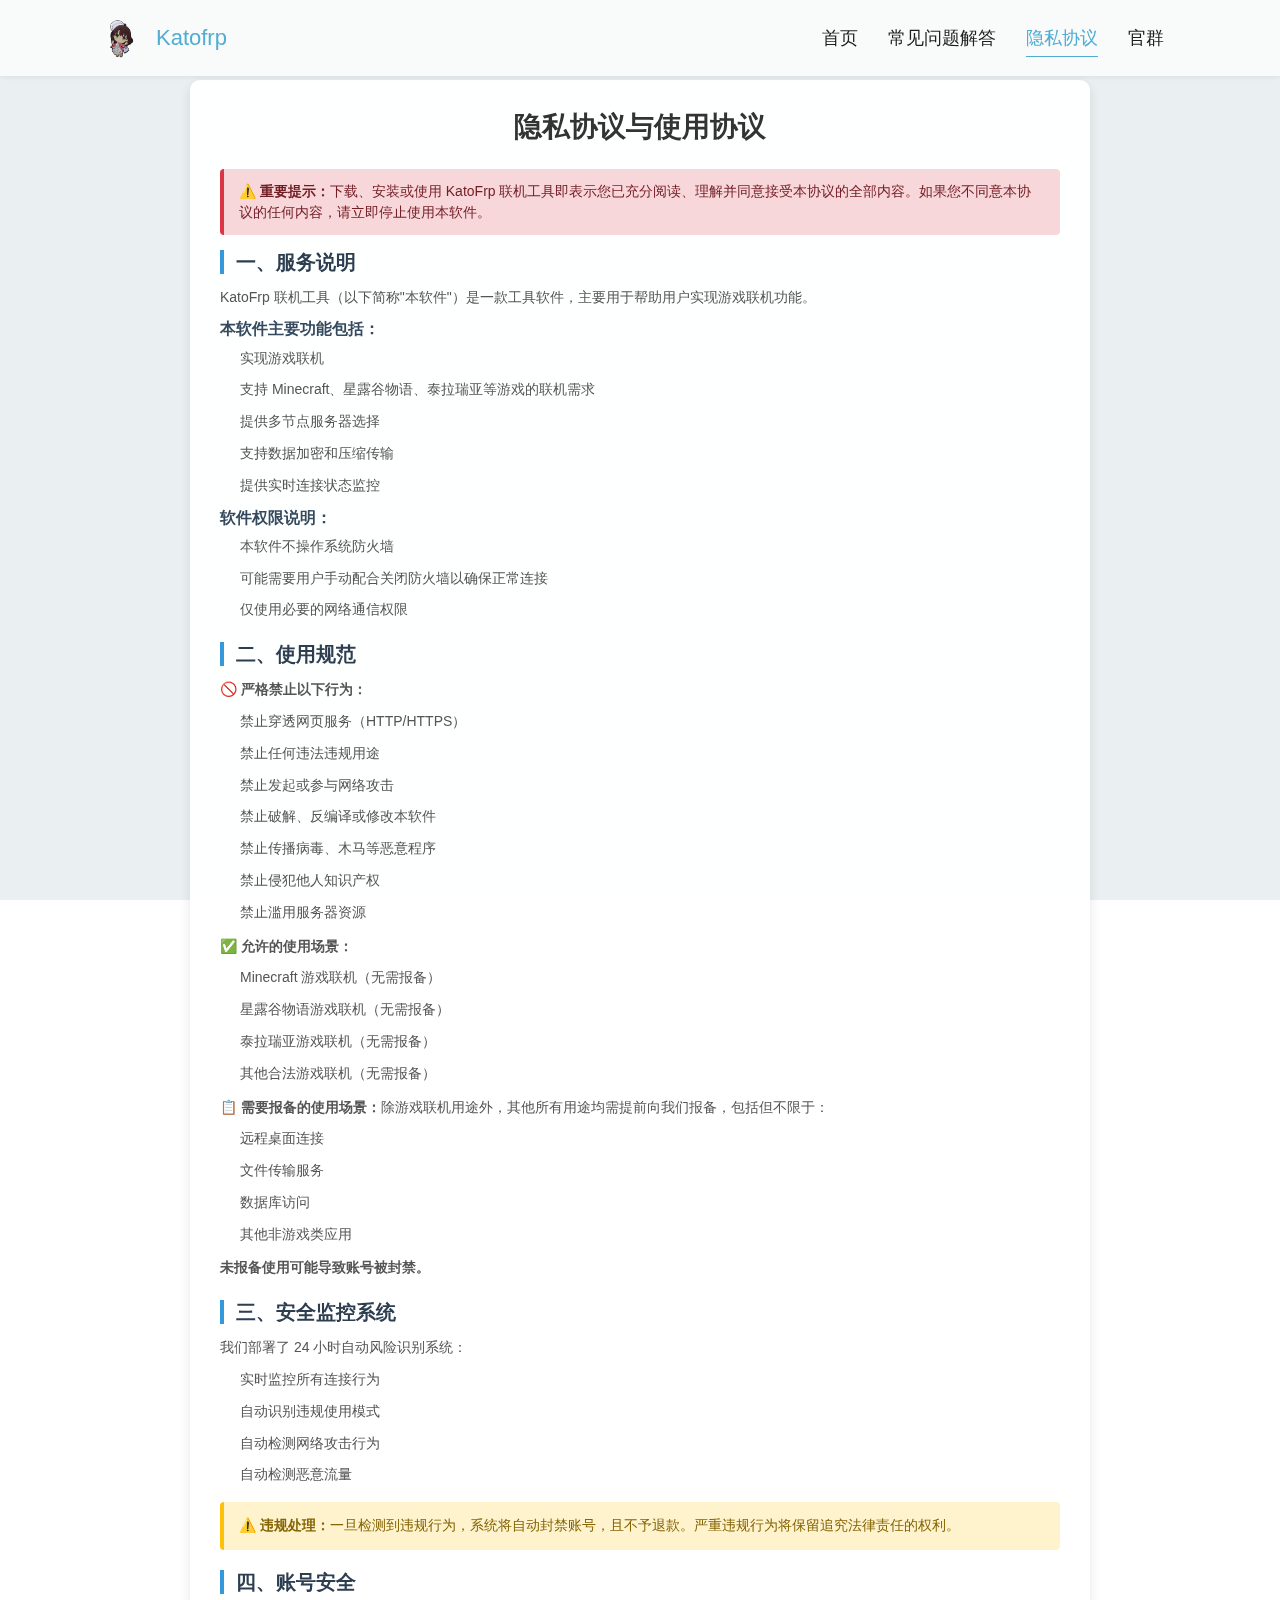
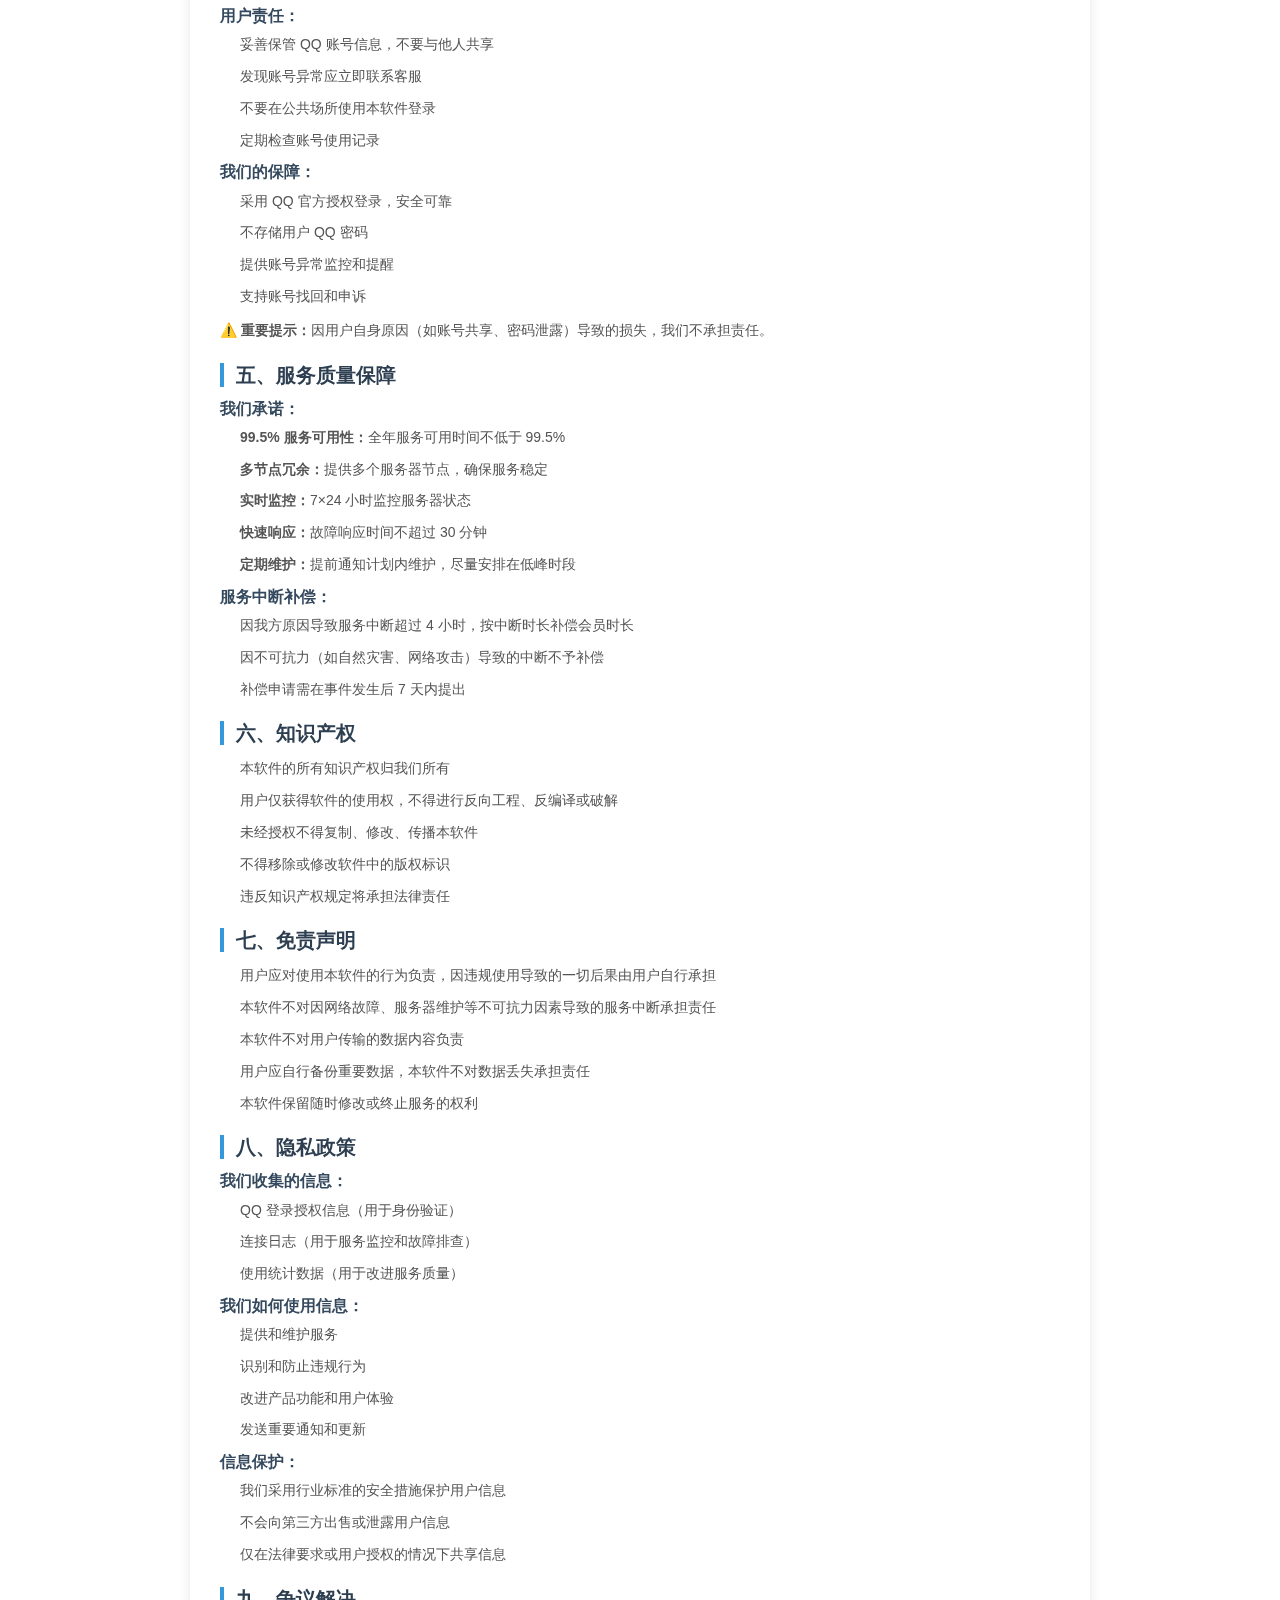
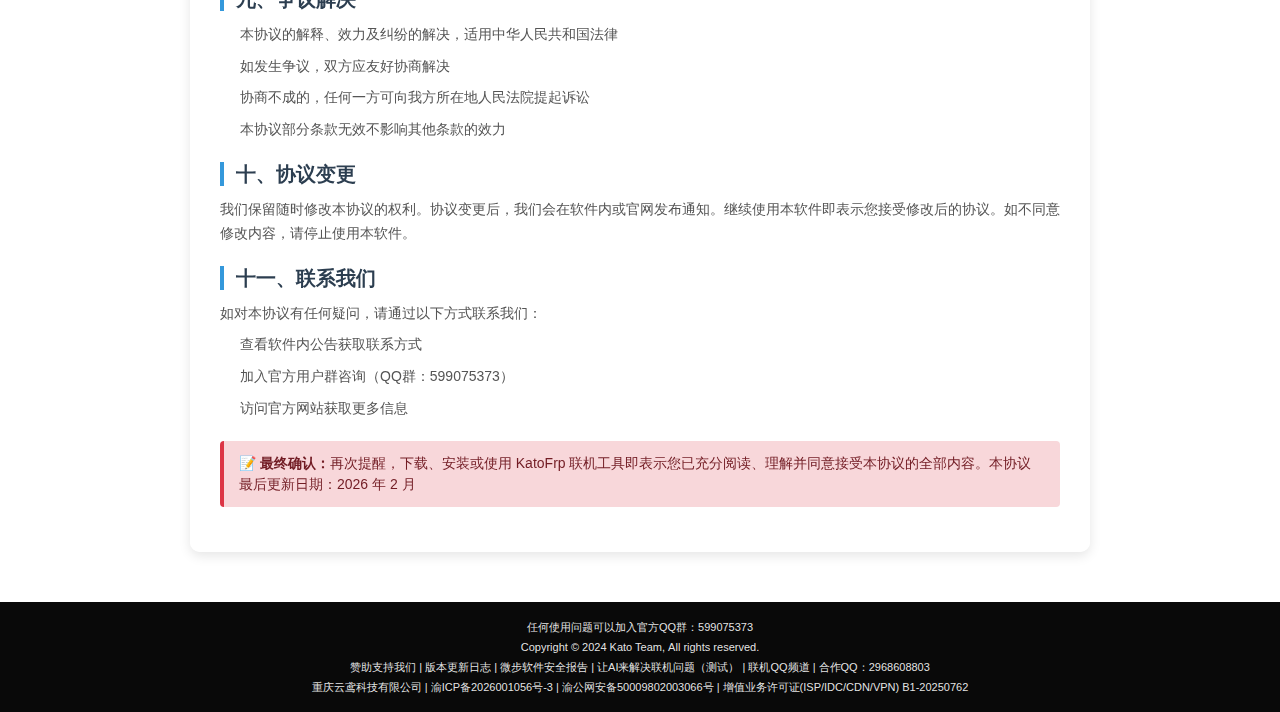
<file: terms.html>
<!DOCTYPE html>
<html>
  <head>
    <meta charset="utf-8" />
    <title>隐私协议与使用协议 - KatoFrp客户端</title>
    <meta name="keywords" content="katofrp,隐私协议,使用协议,服务条款" />
    <meta name="description" content="KatoFrp客户端隐私协议与使用协议" />
    <meta
      name="viewport"
      content="width=device-width,initial-scale=1,maximum-scale=1,user-scalable=no"
    />
    <meta name="theme-color" content="#ffffff" />
    <link rel="shortcut icon" type="image/x-icon" href="media/lo.png" />
    <link rel="apple-touch-icon" type="image/x-icon" href="media/lo.png" />
    <link href="https://cdn.bootcdn.net/ajax/libs/twitter-bootstrap/4.3.1/css/bootstrap.min.css" rel="stylesheet">
    <link rel="stylesheet" href="css/index.css" />
    <style>
      .terms-container {
        max-width: 900px;
        margin: 80px auto 50px;
        padding: 30px;
        background: rgba(255, 255, 255, 0.95);
        border-radius: 10px;
        box-shadow: 0 4px 12px rgba(0, 0, 0, 0.1);
        user-select: text;
      }
      .terms-title {
        font-size: 28px;
        font-weight: 700;
        text-align: center;
        margin-bottom: 25px;
        color: #333;
      }
      .terms-section {
        margin-bottom: 20px;
      }
      .terms-section h2 {
        font-size: 20px;
        font-weight: 600;
        margin-bottom: 12px;
        color: #2c3e50;
        border-left: 4px solid #3498db;
        padding-left: 12px;
      }
      .terms-section h3 {
        font-size: 16px;
        font-weight: 600;
        margin: 10px 0 8px;
        color: #34495e;
      }
      .terms-section p, .terms-section li {
        font-size: 14px;
        line-height: 1.7;
        color: #555;
        margin-bottom: 8px;
      }
      .terms-section ul {
        padding-left: 20px;
        margin-bottom: 10px;
      }
      .warning-box, .danger-box, .success-box, .info-box {
        padding: 12px 15px;
        margin: 15px 0;
        border-radius: 4px;
        border-left: 4px solid;
      }
      .warning-box {
        background: #fff3cd;
        border-left-color: #ffc107;
      }
      .warning-box p, .warning-box strong {
        color: #856404;
        margin: 0;
      }
      .danger-box {
        background: #f8d7da;
        border-left-color: #dc3545;
      }
      .danger-box p, .danger-box strong {
        color: #721c24;
        margin: 0;
      }
      .success-box {
        background: #d4edda;
        border-left-color: #28a745;
      }
      .success-box p, .success-box strong {
        color: #155724;
        margin: 0;
      }
      .info-box {
        background: #d1ecf1;
        border-left-color: #17a2b8;
      }
      .info-box p, .info-box strong {
        color: #0c5460;
        margin: 0;
      }
      * {
        user-select: text !important;
      }
    </style>
  </head>
  <body>
    <div id="wallpaper"></div>
    <div class="top">
      <div class="container">
        <nav class="navbar navbar-expand-lg navbar-light">
          <a class="navbar-brand" href="/"><div class="logo">Katofrp</div></a>
          <button
            class="navbar-toggler"
            type="button"
            data-toggle="collapse"
            data-target="#navbarNavDropdown"
            aria-controls="navbarNavDropdown"
            aria-expanded="false"
            aria-label="Toggle navigation"
          >
            <span class="navbar-toggler-icon"></span>
          </button>
          <div class="collapse navbar-collapse" id="navbarNavDropdown">
            <ul class="navbar-nav ml-auto">
              <li class="navber-item" data-path="/frp/">
                <a href="/">首页</a>
              </li>
              <li class="navber-item" data-path="/frp/manual/">
                <a target="_blank" href="https://flowus.cn/kato/share/4c103005-111b-4e5c-ad90-2ac254eb50d0">常见问题解答</a>
              </li>
              <li class="navber-item active" data-path="/terms.html">
                <a href="/terms.html">隐私协议</a>
              </li>
              <li class="navber-item" data-path="/frp/history/">
                <a target="_blank" href="https://qm.qq.com/q/AGIm3K3ziK">官群</a>
              </li>
            </ul>
          </div>
        </nav>
      </div>
    </div>

    <div class="terms-container">
      <h1 class="terms-title">隐私协议与使用协议</h1>
      
      <div class="danger-box">
        <p><strong>⚠️ 重要提示：</strong>下载、安装或使用 KatoFrp 联机工具即表示您已充分阅读、理解并同意接受本协议的全部内容。如果您不同意本协议的任何内容，请立即停止使用本软件。</p>
      </div>

      <div class="terms-section">
        <h2>一、服务说明</h2>
        <p>KatoFrp 联机工具（以下简称"本软件"）是一款工具软件，主要用于帮助用户实现游戏联机功能。</p>
        <h3>本软件主要功能包括：</h3>
        <ul>
          <li>实现游戏联机</li>
          <li>支持 Minecraft、星露谷物语、泰拉瑞亚等游戏的联机需求</li>
          <li>提供多节点服务器选择</li>
          <li>支持数据加密和压缩传输</li>
          <li>提供实时连接状态监控</li>
        </ul>
        <h3>软件权限说明：</h3>
        <ul>
          <li>本软件不操作系统防火墙</li>
          <li>可能需要用户手动配合关闭防火墙以确保正常连接</li>
          <li>仅使用必要的网络通信权限</li>
        </ul>
      </div>

      <div class="terms-section">
        <h2>二、使用规范</h2>
        
        <p><strong>🚫 严格禁止以下行为：</strong></p>
        <ul>
          <li>禁止穿透网页服务（HTTP/HTTPS）</li>
          <li>禁止任何违法违规用途</li>
          <li>禁止发起或参与网络攻击</li>
          <li>禁止破解、反编译或修改本软件</li>
          <li>禁止传播病毒、木马等恶意程序</li>
          <li>禁止侵犯他人知识产权</li>
          <li>禁止滥用服务器资源</li>
        </ul>

        <p><strong>✅ 允许的使用场景：</strong></p>
        <ul>
          <li>Minecraft 游戏联机（无需报备）</li>
          <li>星露谷物语游戏联机（无需报备）</li>
          <li>泰拉瑞亚游戏联机（无需报备）</li>
          <li>其他合法游戏联机（无需报备）</li>
        </ul>

        <p><strong>📋 需要报备的使用场景：</strong>除游戏联机用途外，其他所有用途均需提前向我们报备，包括但不限于：</p>
        <ul>
          <li>远程桌面连接</li>
          <li>文件传输服务</li>
          <li>数据库访问</li>
          <li>其他非游戏类应用</li>
        </ul>
        <p><strong>未报备使用可能导致账号被封禁。</strong></p>
      </div>

      <div class="terms-section">
        <h2>三、安全监控系统</h2>
        <p>我们部署了 24 小时自动风险识别系统：</p>
        <ul>
          <li>实时监控所有连接行为</li>
          <li>自动识别违规使用模式</li>
          <li>自动检测网络攻击行为</li>
          <li>自动检测恶意流量</li>
        </ul>
        
        <div class="warning-box">
          <p><strong>⚠️ 违规处理：</strong>一旦检测到违规行为，系统将自动封禁账号，且不予退款。严重违规行为将保留追究法律责任的权利。</p>
        </div>
      </div>

      <div class="terms-section">
        <h2>四、账号安全</h2>
        <h3>用户责任：</h3>
        <ul>
          <li>妥善保管 QQ 账号信息，不要与他人共享</li>
          <li>发现账号异常应立即联系客服</li>
          <li>不要在公共场所使用本软件登录</li>
          <li>定期检查账号使用记录</li>
        </ul>
        
        <h3>我们的保障：</h3>
        <ul>
          <li>采用 QQ 官方授权登录，安全可靠</li>
          <li>不存储用户 QQ 密码</li>
          <li>提供账号异常监控和提醒</li>
          <li>支持账号找回和申诉</li>
        </ul>
        
        <p><strong>⚠️ 重要提示：</strong>因用户自身原因（如账号共享、密码泄露）导致的损失，我们不承担责任。</p>
      </div>

      <div class="terms-section">
        <h2>五、服务质量保障</h2>
        <h3>我们承诺：</h3>
        <ul>
          <li><strong>99.5% 服务可用性：</strong>全年服务可用时间不低于 99.5%</li>
          <li><strong>多节点冗余：</strong>提供多个服务器节点，确保服务稳定</li>
          <li><strong>实时监控：</strong>7×24 小时监控服务器状态</li>
          <li><strong>快速响应：</strong>故障响应时间不超过 30 分钟</li>
          <li><strong>定期维护：</strong>提前通知计划内维护，尽量安排在低峰时段</li>
        </ul>
        
        <h3>服务中断补偿：</h3>
        <ul>
          <li>因我方原因导致服务中断超过 4 小时，按中断时长补偿会员时长</li>
          <li>因不可抗力（如自然灾害、网络攻击）导致的中断不予补偿</li>
          <li>补偿申请需在事件发生后 7 天内提出</li>
        </ul>
      </div>

      <div class="terms-section">
        <h2>六、知识产权</h2>
        <ul>
          <li>本软件的所有知识产权归我们所有</li>
          <li>用户仅获得软件的使用权，不得进行反向工程、反编译或破解</li>
          <li>未经授权不得复制、修改、传播本软件</li>
          <li>不得移除或修改软件中的版权标识</li>
          <li>违反知识产权规定将承担法律责任</li>
        </ul>
      </div>

      <div class="terms-section">
        <h2>七、免责声明</h2>
        <ul>
          <li>用户应对使用本软件的行为负责，因违规使用导致的一切后果由用户自行承担</li>
          <li>本软件不对因网络故障、服务器维护等不可抗力因素导致的服务中断承担责任</li>
          <li>本软件不对用户传输的数据内容负责</li>
          <li>用户应自行备份重要数据，本软件不对数据丢失承担责任</li>
          <li>本软件保留随时修改或终止服务的权利</li>
        </ul>
      </div>

      <div class="terms-section">
        <h2>八、隐私政策</h2>
        
        <h3>我们收集的信息：</h3>
        <ul>
          <li>QQ 登录授权信息（用于身份验证）</li>
          <li>连接日志（用于服务监控和故障排查）</li>
          <li>使用统计数据（用于改进服务质量）</li>
        </ul>
        
        <h3>我们如何使用信息：</h3>
        <ul>
          <li>提供和维护服务</li>
          <li>识别和防止违规行为</li>
          <li>改进产品功能和用户体验</li>
          <li>发送重要通知和更新</li>
        </ul>
        
        <h3>信息保护：</h3>
        <ul>
          <li>我们采用行业标准的安全措施保护用户信息</li>
          <li>不会向第三方出售或泄露用户信息</li>
          <li>仅在法律要求或用户授权的情况下共享信息</li>
        </ul>
      </div>

      <div class="terms-section">
        <h2>九、争议解决</h2>
        <ul>
          <li>本协议的解释、效力及纠纷的解决，适用中华人民共和国法律</li>
          <li>如发生争议，双方应友好协商解决</li>
          <li>协商不成的，任何一方可向我方所在地人民法院提起诉讼</li>
          <li>本协议部分条款无效不影响其他条款的效力</li>
        </ul>
      </div>

      <div class="terms-section">
        <h2>十、协议变更</h2>
        <p>我们保留随时修改本协议的权利。协议变更后，我们会在软件内或官网发布通知。继续使用本软件即表示您接受修改后的协议。如不同意修改内容，请停止使用本软件。</p>
      </div>

      <div class="terms-section">
        <h2>十一、联系我们</h2>
        <p>如对本协议有任何疑问，请通过以下方式联系我们：</p>
        <ul>
          <li>查看软件内公告获取联系方式</li>
          <li>加入官方用户群咨询（QQ群：599075373）</li>
          <li>访问官方网站获取更多信息</li>
        </ul>
      </div>

      <div class="danger-box">
        <p><strong>📝 最终确认：</strong>再次提醒，下载、安装或使用 KatoFrp 联机工具即表示您已充分阅读、理解并同意接受本协议的全部内容。本协议最后更新日期：2026 年 2 月</p>
      </div>
    </div>

    <footer>
      <div class="copyright" style="text-align: center;">
        <p>
          任何使用问题可以加入<a href="https://qm.qq.com/q/jhzFDyBPz4" target="_blank">官方QQ群</a>：599075373 <br />
         Copyright&nbsp;©&nbsp;2024&nbsp;<a
            href="https://www.katomegumi.net/"
            target="_blank"
            >Kato Team</a
          >,&nbsp;All&nbsp;rights&nbsp;reserved.<br />
            <a href="https://afdian.com/a/seeyouagain" target="_blank">赞助支持我们</a> |
            <a href="changelog.html" target="_blank">版本更新日志</a> |
          <a href="https://s.threatbook.com/report/file/07afe4373e3fda3ee1dd103e693a9e48eb18f257d96c738b3371d3a39ebb2d2f" target="_blank">微步软件安全报告</a> |
            <a href="https://www.coze.cn/store/agent/7540617672967422004?bot_id=true&bid=6ha49se8g700r" target="_blank">让AI来解决联机问题（测试）</a>
          | <a href="https://pd.qq.com/s/gs2gdbhia" target="_blank"> 联机QQ频道</a> | 合作QQ：2968608803
             <br/>
              
              <a href="https://www.skykite.net/" target="_blank">重庆云鸢科技有限公司</a> |
              <a href="https://beian.miit.gov.cn/" target="_blank">渝ICP备2026001056号-3</a> |
             <a href="https://beian.mps.gov.cn/#/query/webSearch?code=50009802003066" target="_blank">渝公网安备50009802003066号</a> |
             <a href="https://beian.miit.gov.cn/" target="_blank">增值业务许可证(ISP/IDC/CDN/VPN) B1-20250762</a>
        </p>
      </div>
    </footer>
    
    <script src="https://cdn.bootcdn.net/ajax/libs/jquery/3.4.1/jquery.min.js"></script>
    <script src="https://cdn.bootcdn.net/ajax/libs/twitter-bootstrap/4.3.1/js/bootstrap.min.js"></script>
    <script>
      $(function () {
        $('nav li')['each'](function (_0x3f46fc, _0x4bd663) {
          if (
            $(_0x4bd663)['data']('path') === window['location']['pathname']
          ) {
            $(_0x4bd663)['addClass']('active')
          } else {
            $(_0x4bd663)['removeClass']('active')
          }
        })
      })
    </script>
  </body>
</html>
</file>
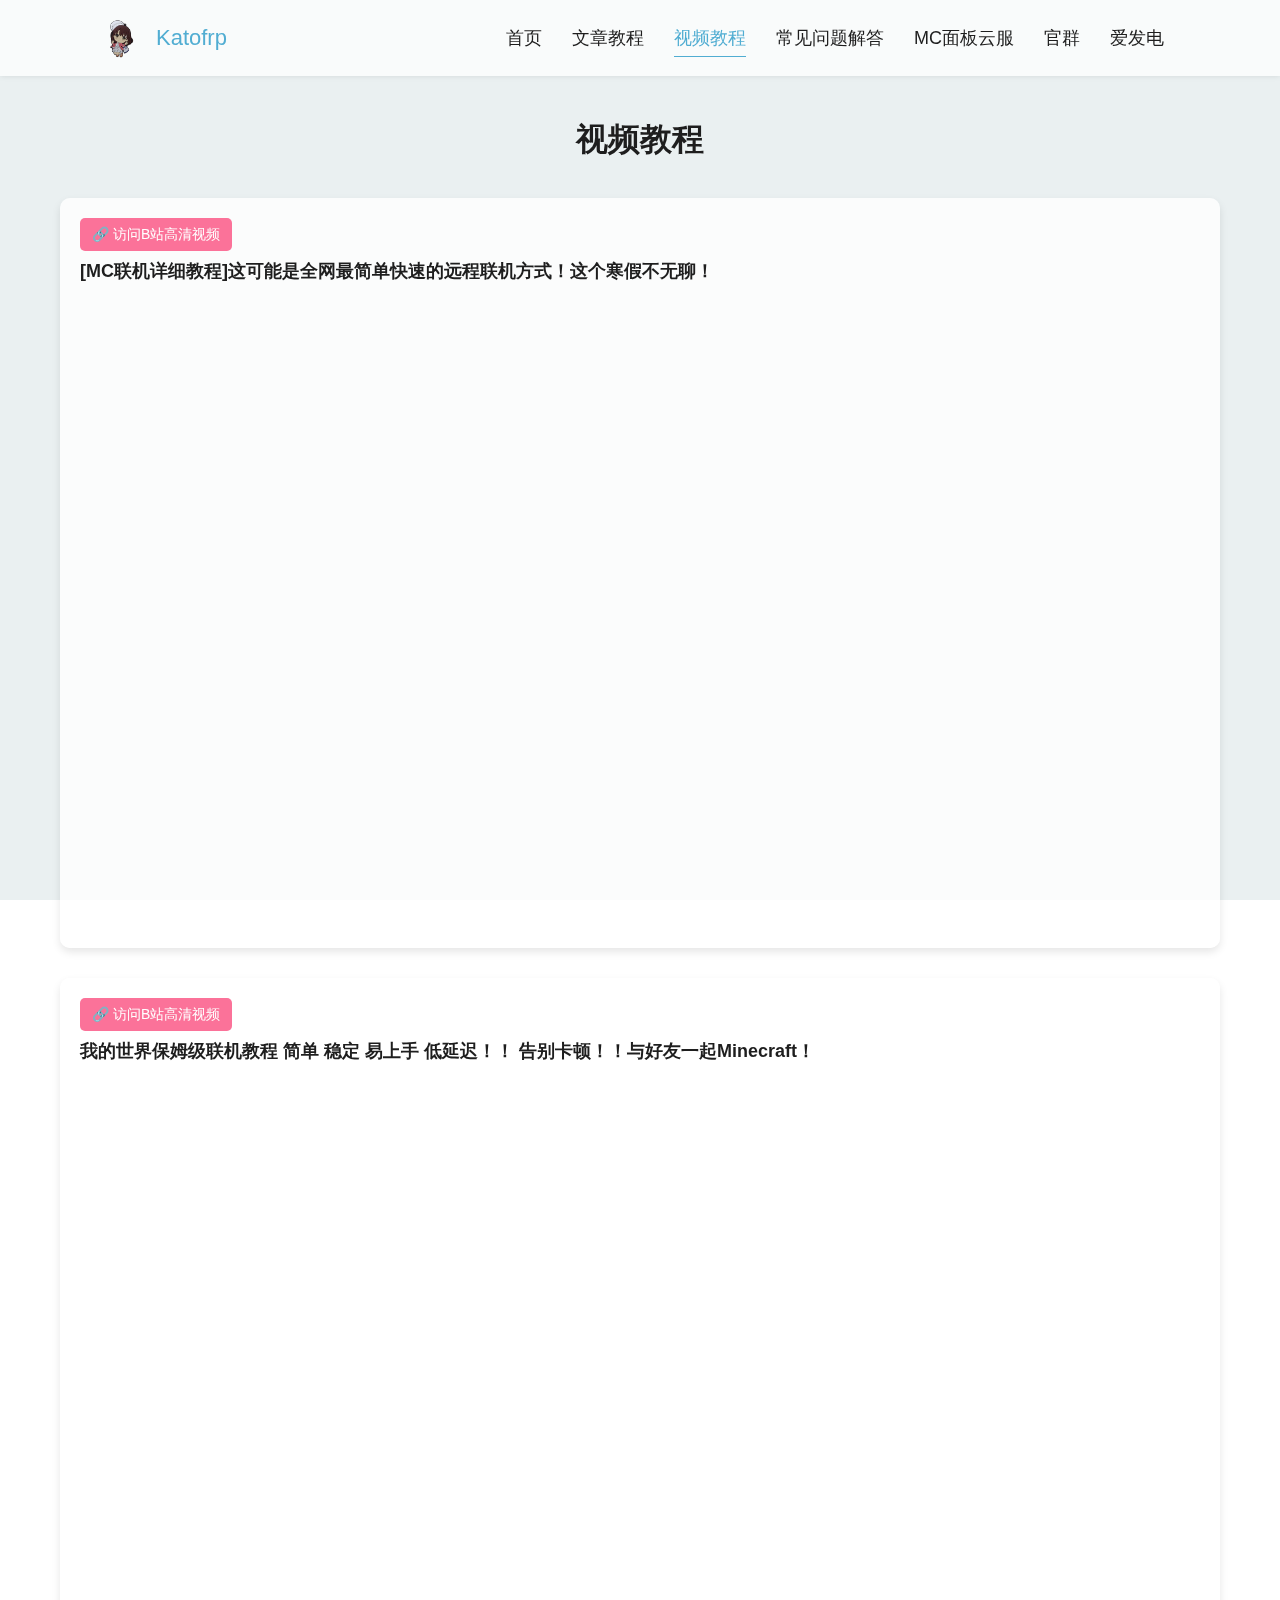
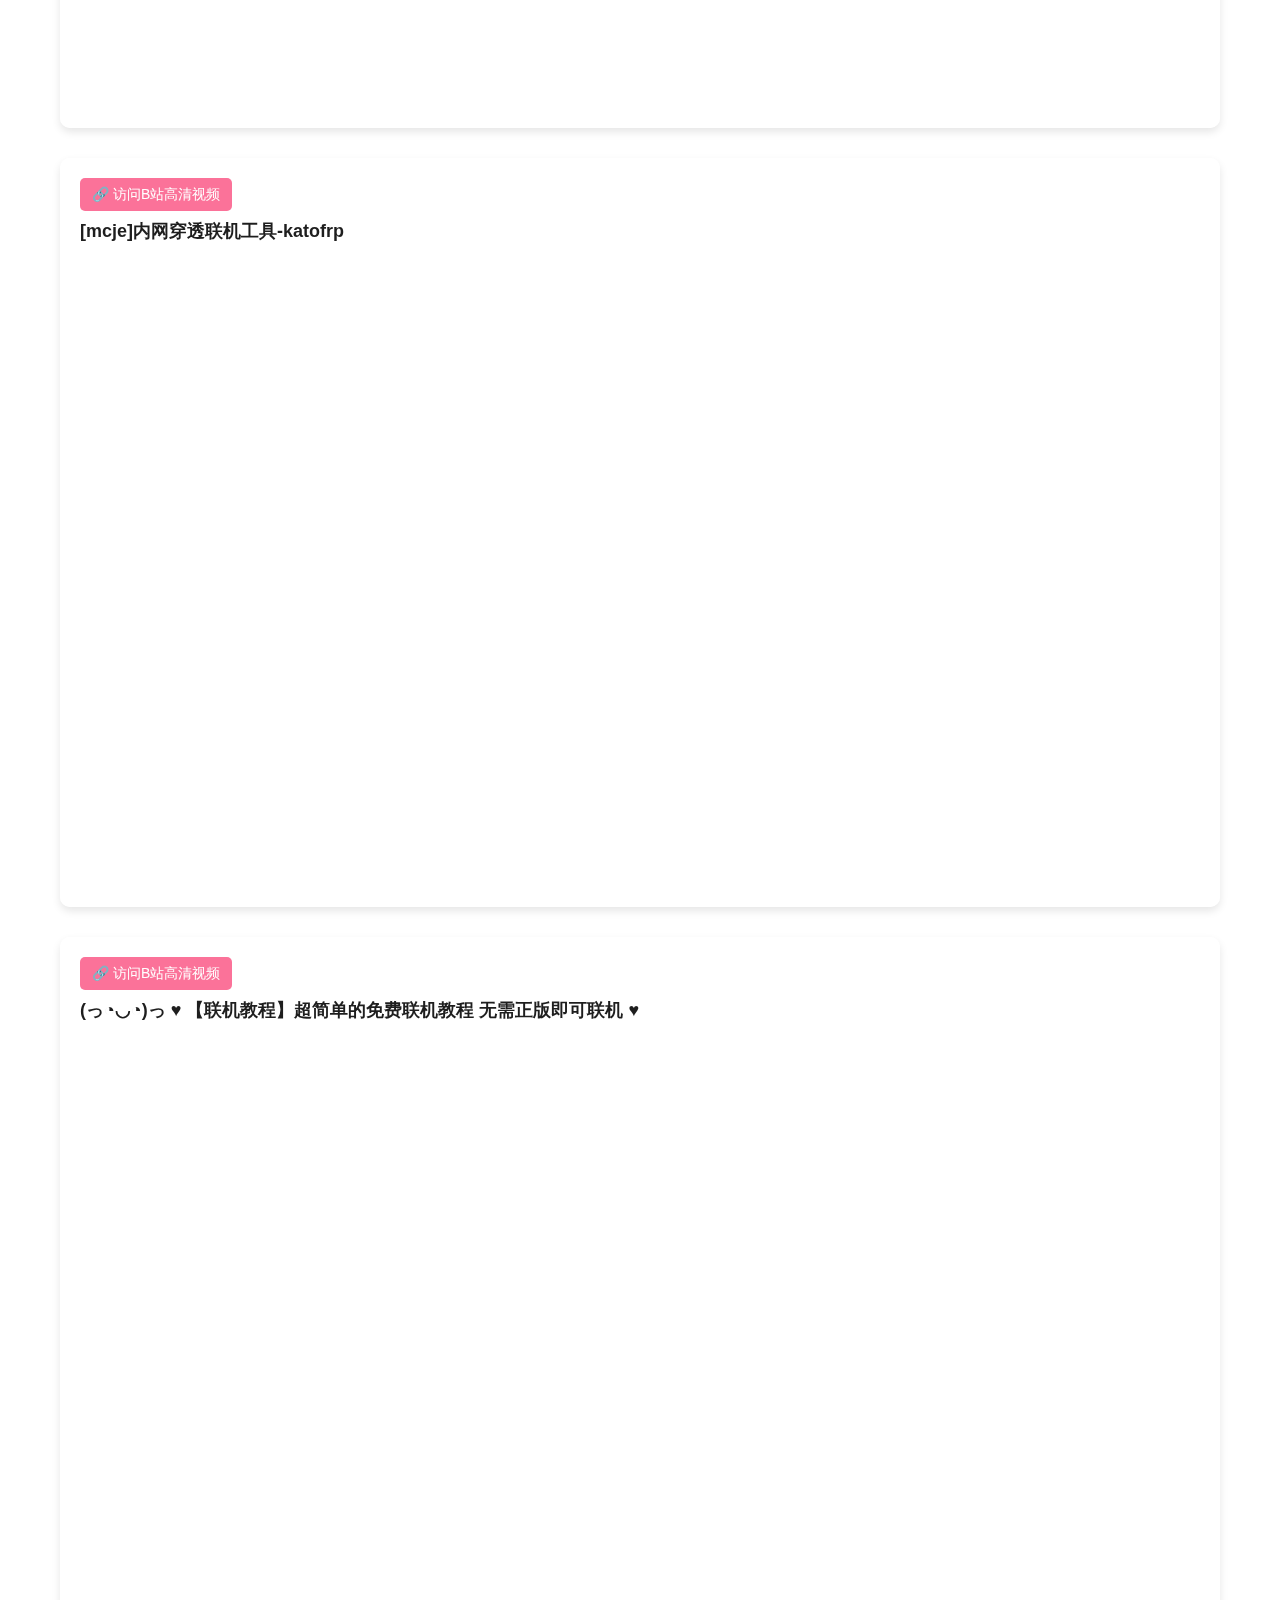
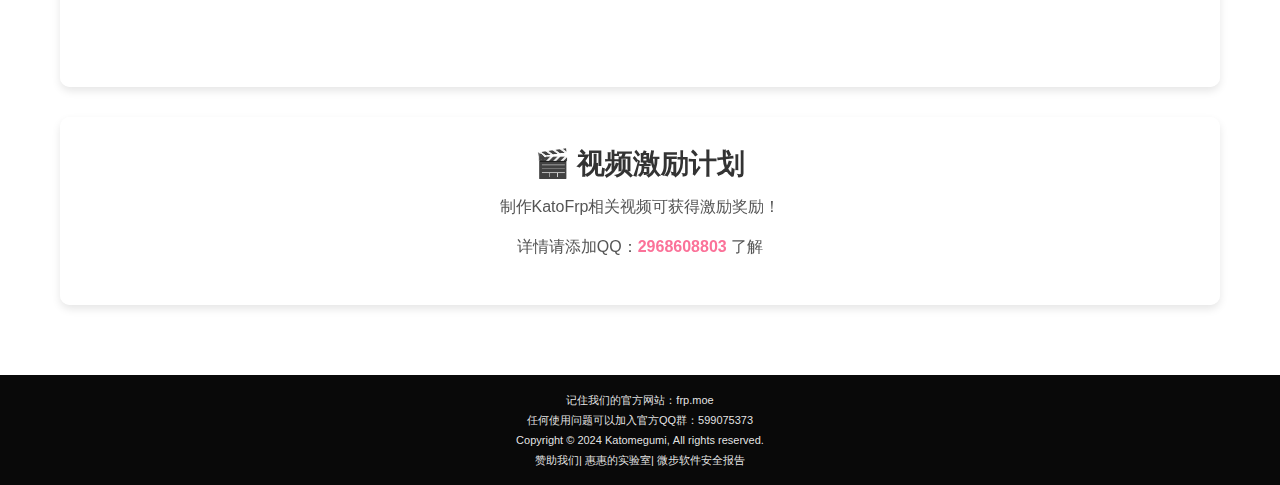
<file: video.html>
<!DOCTYPE html>
<html>
  <head>
    <meta charset="utf-8" />
    <title>视频列表 - KatoFrp客户端</title>
    <meta name="keywords" content="我的世界联机,katofrp,katolan,我的世界局域网联机,frp,内网穿透,端口映射,反向代理应用,frp游戏联机" />
    <meta name="description" content="KatoFrp是一个快速简单的Frp游戏联机客户端，提供图形化操作界面的Frp连接客户端。" />
    <meta
      name="viewport"
      content="width=device-width,initial-scale=1,maximum-scale=1,user-scalable=no"
    />
    <meta name="theme-color" content="#ffffff" />
    <link rel="shortcut icon" type="image/x-icon" href="media/lo.png" />
    <link rel="apple-touch-icon" type="image/x-icon" href="media/lo.png" />
    <link href="https://cdn.bootcdn.net/ajax/libs/twitter-bootstrap/4.3.1/css/bootstrap.min.css" rel="stylesheet">
    <link rel="stylesheet" href="css/index.css" />
    <style>
      .video-list {
        padding: 50px 0;
      }
      
      .video-container {
        width: 100%;
        max-width: 1200px;
        margin: 0 auto;
        padding: 20px;
      }
      
      .video-title {
        font-weight: 700;
        text-align: center;
        margin-bottom: 40px;
      }
      
      .video-card {
        background-color: rgba(255, 255, 255, 0.8);
        border-radius: 10px;
        padding: 20px;
        margin-bottom: 30px;
        box-shadow: 0 4px 8px rgba(0, 0, 0, 0.1);
        transition: all 0.3s ease;
      }
      
      .video-card:hover {
        transform: translateY(-5px);
        box-shadow: 0 8px 16px rgba(0, 0, 0, 0.15);
      }
      
      .video-header h3 {
        font-weight: 600;
        margin-bottom: 15px;
        font-size: 18px;
      }
      
      .bilibili-link {
        display: inline-block;
        margin-bottom: 10px;
        padding: 6px 12px;
        background-color: #fb7299;
        color: #fff;
        border-radius: 5px;
        text-decoration: none;
        font-size: 14px;
        transition: all 0.2s;
      }
      
      .bilibili-link:hover {
        background-color: #e85a82;
        color: #fff;
        text-decoration: none;
      }
      
      .incentive-section {
        background-color: rgba(255, 255, 255, 0.9);
        border-radius: 10px;
        padding: 30px;
        margin-top: 20px;
        text-align: center;
        box-shadow: 0 4px 8px rgba(0, 0, 0, 0.1);
      }
      
      .incentive-section h3 {
        font-weight: 700;
        margin-bottom: 15px;
        color: #333;
      }
      
      .incentive-section p {
        font-size: 16px;
        color: #555;
      }
      
      .incentive-section .qq-number {
        color: #fb7299;
        font-weight: 600;
      }

      .video-wrapper {
        position: relative;
        width: 100%;
        padding-bottom: 56.25%;
        height: 0;
        overflow: hidden;
        border-radius: 8px;
      }
      
      .video-wrapper iframe {
        position: absolute;
        top: 0;
        left: 0;
        width: 100%;
        height: 100%;
        border: none;
      }
    </style>
  </head>
  <body>
    <div id="wallpaper"></div>
    <div class="top">
      <div class="top">
        <div class="container">
          <nav class="navbar navbar-expand-lg navbar-light">
            <a class="navbar-brand" href="/"
              ><div class="logo">Katofrp</div></a
            >
            <button
              class="navbar-toggler"
              type="button"
              data-toggle="collapse"
              data-target="#navbarNavDropdown"
              aria-controls="navbarNavDropdown"
              aria-expanded="false"
              aria-label="Toggle navigation"
            >
              <span class="navbar-toggler-icon"></span>
            </button>
            <div class="collapse navbar-collapse" id="navbarNavDropdown">
              <ul class="navbar-nav ml-auto">
                <li class="navber-item" data-path="/frp/">
                  <a href="/">首页</a>
                </li>
                <li class="navber-item" data-path="/frp/articles/">
                  <a  target="_blank" href="articles.html">文章教程</a>
                </li>
                <li class="navber-item active" data-path="/frp/video/">
                  <a target="_blank" href="video.html">视频教程</a>
                </li>
                <li class="navber-item" data-path="/frp/manual/">
                  <a target="_blank" href="https://flowus.cn/kato/share/4c103005-111b-4e5c-ad90-2ac254eb50d0">常见问题解答</a>
                </li>
                <li class="navber-item" data-path="/frp/manual/">
                  <a target="_blank" href="https://cloud.tanggaoyun.cn/aff/YNYAOMNZ">MC面板云服</a>
                </li>
                <li class="navber-item" data-path="/frp/history/">
                  <a target="_blank" href="https://qm.qq.com/q/AGIm3K3ziK">官群</a>
                </li>
                <li class="navber-item">
                  <a target="_blank" href="https://afdian.com/a/seeyouagain" target="_blank">爱发电</a>
                </li>
              </ul>
            </div>
          </nav>
        </div>
        <script>
          $(function () {
            $('nav\x20li')['each'](function (_0x3f46fc, _0x4bd663) {
              if (
                $(_0x4bd663)['data']('path') === window['location']['pathname']
              ) {
                $(_0x4bd663)['addClass']('active')
              } else {
                $(_0x4bd663)['removeClass']('active')
              }
            })
          })
        </script>
      </div>
    </div>

    <div class="video-list" style="margin-top: 50px;">
      <div class="video-container">
        <h2 class="video-title">视频教程</h2>
        
        <!-- 视频1 -->
        <div class="video-card">
          <a class="bilibili-link" href="https://www.bilibili.com/video/BV1Bv421y7MU" target="_blank">🔗 访问B站高清视频</a>
          <div class="video-header">
            <h3>[MC联机详细教程]这可能是全网最简单快速的远程联机方式！这个寒假不无聊！</h3>
          </div>
          <div class="video-wrapper">
            <iframe src="//player.bilibili.com/player.html?isOutside=true&aid=1450670960&bvid=BV1Bv421y7MU&cid=1439413542&p=1" scrolling="no" border="0" frameborder="no" framespacing="0" allowfullscreen="true"></iframe>
          </div>
        </div>

        <!-- 视频2 -->
        <div class="video-card">
          <a class="bilibili-link" href="https://www.bilibili.com/video/BV1zWxieWEWS" target="_blank">🔗 访问B站高清视频</a>
          <div class="video-header">
            <h3>我的世界保姆级联机教程 简单 稳定 易上手 低延迟！！ 告别卡顿！！与好友一起Minecraft！</h3>
          </div>
          <div class="video-wrapper">
            <iframe src="//player.bilibili.com/player.html?isOutside=true&aid=113216193630397&bvid=BV1zWxieWEWS&cid=26051022824&p=1" scrolling="no" border="0" frameborder="no" framespacing="0" allowfullscreen="true"></iframe>
          </div>
        </div>
        
        <!-- 视频3 -->
        <div class="video-card">
          <a class="bilibili-link" href="https://www.bilibili.com/video/BV1eq8azGEZH" target="_blank">🔗 访问B站高清视频</a>
          <div class="video-header">
            <h3>[mcje]内网穿透联机工具-katofrp</h3>
          </div>
          <div class="video-wrapper">
            <iframe src="//player.bilibili.com/player.html?isOutside=true&aid=114922050555890&bvid=BV1eq8azGEZH&cid=31304845086&p=1" scrolling="no" border="0" frameborder="no" framespacing="0" allowfullscreen="true"></iframe>
          </div>
        </div>
        
        <!-- 视频4 -->
        <div class="video-card">
          <a class="bilibili-link" href="https://www.bilibili.com/video/BV1Fy421i7ss" target="_blank">🔗 访问B站高清视频</a>
          <div class="video-header">
            <h3>(っ◔◡◔)っ ♥ 【联机教程】超简单的免费联机教程 无需正版即可联机 ♥</h3>
          </div>
          <div class="video-wrapper">
            <iframe src="//player.bilibili.com/player.html?isOutside=true&aid=1551881611&bvid=BV1Fy421i7ss&cid=1471461463&p=1" scrolling="no" border="0" frameborder="no" framespacing="0" allowfullscreen="true"></iframe>
          </div>
        </div>
        
        <!-- 视频激励计划 -->
        <div class="incentive-section">
          <h3>🎬 视频激励计划</h3>
          <p>制作KatoFrp相关视频可获得激励奖励！</p>
          <p>详情请添加QQ：<span class="qq-number">2968608803</span> 了解</p>
        </div>
         
      </div>
    </div>

    <footer>
      <div class="copyright" style="text-align: center;">
        <p>
          记住我们的官方网站：<a href="https://www.frp.moe" target="_blank">frp.moe</a> <br/>
            任何使用问题可以加入<a href="https://qm.qq.com/q/jhzFDyBPz4" target="_blank">官方QQ群</a>：599075373 <br />
          Copyright&nbsp;©&nbsp;2024&nbsp;<a
            href="https://www.katomegumi.net/"
            target="_blank"
            >Katomegumi</a
          >,&nbsp;All&nbsp;rights&nbsp;reserved.<br />
            <a href="https://afdian.com/a/seeyouagain" target="_blank">赞助我们</a>|
            <a href="https://www.katomegumi.net" target="_blank">惠惠的实验室</a>|
          <a href="https://s.threatbook.com/report/file/07afe4373e3fda3ee1dd103e693a9e48eb18f257d96c738b3371d3a39ebb2d2f" target="_blank">微步软件安全报告</a>
        </p>
      </div>
    </footer>
    <script src="https://cdn.bootcdn.net/ajax/libs/jquery/3.4.1/jquery.min.js"></script>
    <script src="https://cdn.bootcdn.net/ajax/libs/twitter-bootstrap/4.3.1/js/bootstrap.min.js"></script>
  </body>
</html>
</file>
<file: css/index.css>
html,
body {
  height: 100%;
  margin: 0;
  padding: 0;
}
body {
  font-family: 'Microsoft Yahei', PingFangSC-Regular, Helvetica, sans-serif,
    '等线' !important;
  font-size: 14px;
  color: #1e1e1e;
  user-select: none;
  -webkit-user-select: none;
  -moz-user-select: none;
  -o-user-select: none;
  -ms-user-select: none;
}
ul,
li {
  margin: 0;
  padding: 0;
  list-style: none;
}
a {
  text-decoration: none !important;
}
#wallpaper {
  z-index: -1;
  position: fixed;
  top: 0;
  width: 100%;
  height: 100%;
  background-repeat: no-repeat;
  background-position: center;
  background-attachment: fixed;
  background-size: cover;
  /* background-image: url('../media/wallpaper.jpg'); */
  overflow: hidden;
  background: #eaf0f1 url(https://www.kirby.jp/images/0427/bg-pattern.png);
  background-position: center top;
  background-size: 150px 150px;
}
.top {
  z-index: 1;
  position: fixed;
  top: 0;
  right: 0;
  left: 0;
  background: rgba(255, 255, 255, 0.7);
  box-shadow: rgb(0 0 0 / 10%) 0 0 6px;
  backdrop-filter: blur(20px);
  -webkit-backdrop-filter: blur(20px);
}
.top.nofilter {
  background: rgba(255, 255, 255, 0.95);
}
.logo {
  font-size: 18px;
  height: 40px;
  padding-left: 45px;
  line-height: 40px;
  white-space: nowrap;
  background-image: url('../media/lo.png');
  background-repeat: no-repeat;
  background-position: center left;
  background-size: 30px;
  color: #51add2;
}
.navbar-light .navbar-toggler {
  border: none;
  outline: 0;
}
nav {
  line-height: 40px;
}
nav li a {
  float: right;
  font-size: 18px;
  margin: 0 15px;
  color: #1e1e1e !important;
}
nav li.active a {
  margin-bottom: -1px;
  border-bottom: none;
  color: #51add2 !important;
}
@media (hover: hover) and (pointer: fine) {
  nav li a:hover {
    color: #51add2 !important;
  }
}
@media screen and (min-width: 992px) {
  .logo {
    font-size: 22px;
    height: 50px;
    padding-left: 55px;
    line-height: 50px;
    background-size: 40px;
  }
  nav {
    line-height: 35px;
  }
  nav li.active a {
    border-bottom: 1px solid #51add2;
  }
}
.middle {
  position: relative;
  margin-top: 65px;
}
@media screen and (min-width: 992px) {
  .middle {
    margin-top: 75px;
  }
}
.banner {
  position: relative;
  /* background-color: rgba(255, 255, 255, 0.7); */
}
.banner-box {
  display: flex;
  display: -ms-flexbox;
  max-width: 100%;
  margin: 0 auto;
  padding: 30px 10px;
  flex-wrap: wrap-reverse;
  -ms-flex-wrap: wrap-reverse;
}
.banner-box .left,
.banner-box .right {
  flex: 0 0 100%;
  -ms-flex: 0 0 100%;
  text-align: center;
}
.banner-slogan {
  line-height: 30px;
  margin: 30px 0;
  margin-bottom: 15px;
}
.banner-slogan h1 {
  font-size: 28px;
  font-weight: 700;
  margin-bottom: 10px;
}
.banner-slogan h2 {
  font-size: 16px;
  font-weight: 700;
  margin-bottom: 0;
}
.banner-feature {
  margin: 15px 0;
}
.banner-feature span {
  font-size: 12px;
  margin: 0 8px;
  padding: 6px 18px;
  line-height: 40px;
  border-radius: 50px;
  background-color: #777;
  background-color: #c3ddde;
  color: #fff;
  white-space: pre;
}
.banner-feature img {
  height: 12px;
  width: 12px;
  margin-right: 5px;
}
.btn {
  display: inline-block;
  margin-top: 10px;
  padding: 10px 50px;
  border: 1px solid #51add2;
  border-radius: 4px;
  color: #51add2 !important;
  transition: background 0.25s;
  -webkit-transition: background 0.25s;
}
@media (hover: hover) and (pointer: fine) {
  .btn:hover {
    background-color: #51add2;
    color: #fff !important;
  }
}
.banner-edit {
  font-size: 12px;
  line-height: 20px;
  margin-top: 25px;
  color: #777;
}
.banner-edit span {
  margin: 0 10px;
  color: #ccc;
}
.banner-thumbnail {
  height: 220px;
  pointer-events: none;
}
.introduce {
  position: relative;
  /* background-color: rgba(245, 245, 245, 0.7); */
}
.rev {
  background-color: rgba(255, 255, 255, 0.6);
}
.introduce-box {
  display: block;
  width: 100%;
  margin: 0 auto;
  padding: 50px 10px;
  flex-flow: column-reverse;
}
.info {
  display: flex;
  flex: 1;
  margin: 0 30px;
  align-self: center;
  flex-flow: column;
  justify-content: flex-start;
}
.info h2 {
  font-size: 22px;
  font-weight: 700;
  margin-bottom: 10px;
  line-height: 30px;
  text-align: center;
}
.info p {
  font-size: 14px;
  margin: 11px 0;
  line-height: 24px;
}
.preview {
  display: flex;
  flex: 1;
  flex-flow: row;
  margin-bottom: 50px;
  justify-content: center;
  align-items: center;
  text-align: center;
  transform-origin: 50% 50%;
}
.preview img {
  height: 180px;
  pointer-events: none;
}
.manual {
  position: relative;
  background-color: rgba(255, 255, 255, 0.7);
}
.manual-box {
  margin: 0 auto;
  padding: 30px;
}
.manual-box .title {
  font-size: 24px;
  font-weight: 700;
  padding-left: 10px;
  border-left: 5px solid #51add2;
}
.nav-tabs {
  margin: 20px 0 10px 0 !important;
  border-bottom: none !important;
}
.nav-link {
  padding: 0 0 10px 0 !important;
  margin: 10px 10px;
  border: none !important;
  color: #1e1e1e !important;
}
.nav-link.active {
  border-bottom: 1px solid #51add2 !important;
  background-color: rgba(255, 255, 255, 0) !important;
}
.tab-content {
  margin: 15px 10px;
}
.tab-content p {
  font-size: 14px;
  margin: 0;
  line-height: 32px;
  word-wrap: break-word;
}
.tab-content code {
  color: #50a14f !important;
  user-select: text;
  -webkit-user-select: text;
  -moz-user-select: text;
  -o-user-select: text;
  -ms-user-select: text;
}
.tab-content code.note {
  font-style: italic !important;
  color: #a0a1a7 !important;
}
.tab-content a {
  color: #1e1e1e;
}
.tab-content img {
  margin: 10px 0 32px;
  height: 150px;
  pointer-events: none;
}
.tab-content th {
  font-size: 14px;
  font-weight: normal;
}
.tab-content th {
  padding: 5px 10px;
  border: 1px solid #a9a9a9;
}
@media (hover: hover) and (pointer: fine) {
  .nav-link:hover {
    color: #51add2 !important;
  }
  .tab-content a:hover {
    text-decoration: underline !important;
    color: #51add2;
  }
}
.log {
  position: relative;
  background-color: rgba(255, 255, 255, 0.7);
}
.log-box {
  margin: 0 auto;
  padding: 30px;
}
.log-box .title {
  font-size: 24px;
  font-weight: 700;
  padding-left: 10px;
  border-left: 5px solid #51add2;
}
.log-box h2 {
  font-size: 18px;
  font-weight: 700;
  margin: 30px 0 10px;
  line-height: 32px;
}
.log-box p {
  margin: 0;
  line-height: 32px;
}
.log-content {
  margin: 15px 10px;
}
@media screen and (min-width: 576px) {
  .banner-box,
  .introduce-box,
  .manual-box,
  .log-box {
    max-width: 540px;
    padding: 50px 30px;
  }
  .banner-slogan,
  .banner-feature {
    margin: 30px 0;
  }
  .banner-slogan h1 {
    font-size: 36px;
  }
  .banner-slogan h2 {
    font-size: 18px;
  }
  .banner-thumbnail {
    height: 270px;
  }
  .btn {
    margin-top: 30px;
  }
  .preview img {
    height: 250px;
  }
  .info h2 {
    font-size: 24px;
  }
  .info p {
    font-size: 16px;
  }
  .nav-link {
    margin: 10px 20px;
  }
  .tab-content th {
    padding: 10px 20px;
  }
  .tab-content img {
    height: 240px;
  }
}
@media screen and (min-width: 768px) {
  .banner-box,
  .introduce-box,
  .manual-box,
  .log-box {
    max-width: 720px;
  }
}
@media screen and (min-width: 992px) {
  .banner-box,
  .introduce-box,
  .manual-box,
  .log-box {
    max-width: 960px;
  }
  .banner-box,
  .introduce-box {
    padding: 80px 30px;
  }
  .banner-box .left,
  .banner-box .right {
    flex: 0 0 50%;
    -ms-flex: 0 0 50%;
  }
  .banner-box .left {
    text-align: left;
  }
  .banner-box .right {
    text-align: right;
  }
  .banner-thumbnail {
    height: 330px;
  }
  .banner-slogan h1 {
    font-size: 48px;
    margin-bottom: 20px;
  }
  .banner-slogan h2 {
    font-size: 24px;
  }
  .banner-feature span {
    font-size: 14px;
    margin-left: 0;
  }
  .introduce-box {
    display: flex;
    flex-flow: row;
  }
  .introduce-box.rev {
    flex-flow: row-reverse;
  }
  .info {
    margin: 0 50px;
  }
  .info h2 {
    margin-bottom: 20px;
    text-align: left;
  }
  .preview {
    margin-bottom: 0;
  }
}
@media screen and (min-width: 1200px) {
  .banner-box,
  .introduce-box,
  .manual-box,
  .log-box {
    max-width: 1140px;
  }
}
.copyright {
  z-index: 1;
  position: relative;
  width: 100%;
  padding: 4px 0;
  background-color: #090909;
}
.copyright p {
  font-size: 11px;
  margin: 11px 0;
  line-height: 20px;
  text-align: center;
  color: rgba(255, 255, 255, 0.9);
}
.copyright a {
  color: rgba(255, 255, 255, 0.9);
}
@media (hover: hover) and (pointer: fine) {
  .copyright a:hover {
    color: rgba(255, 255, 255, 0.7);
  }
}
</file>
